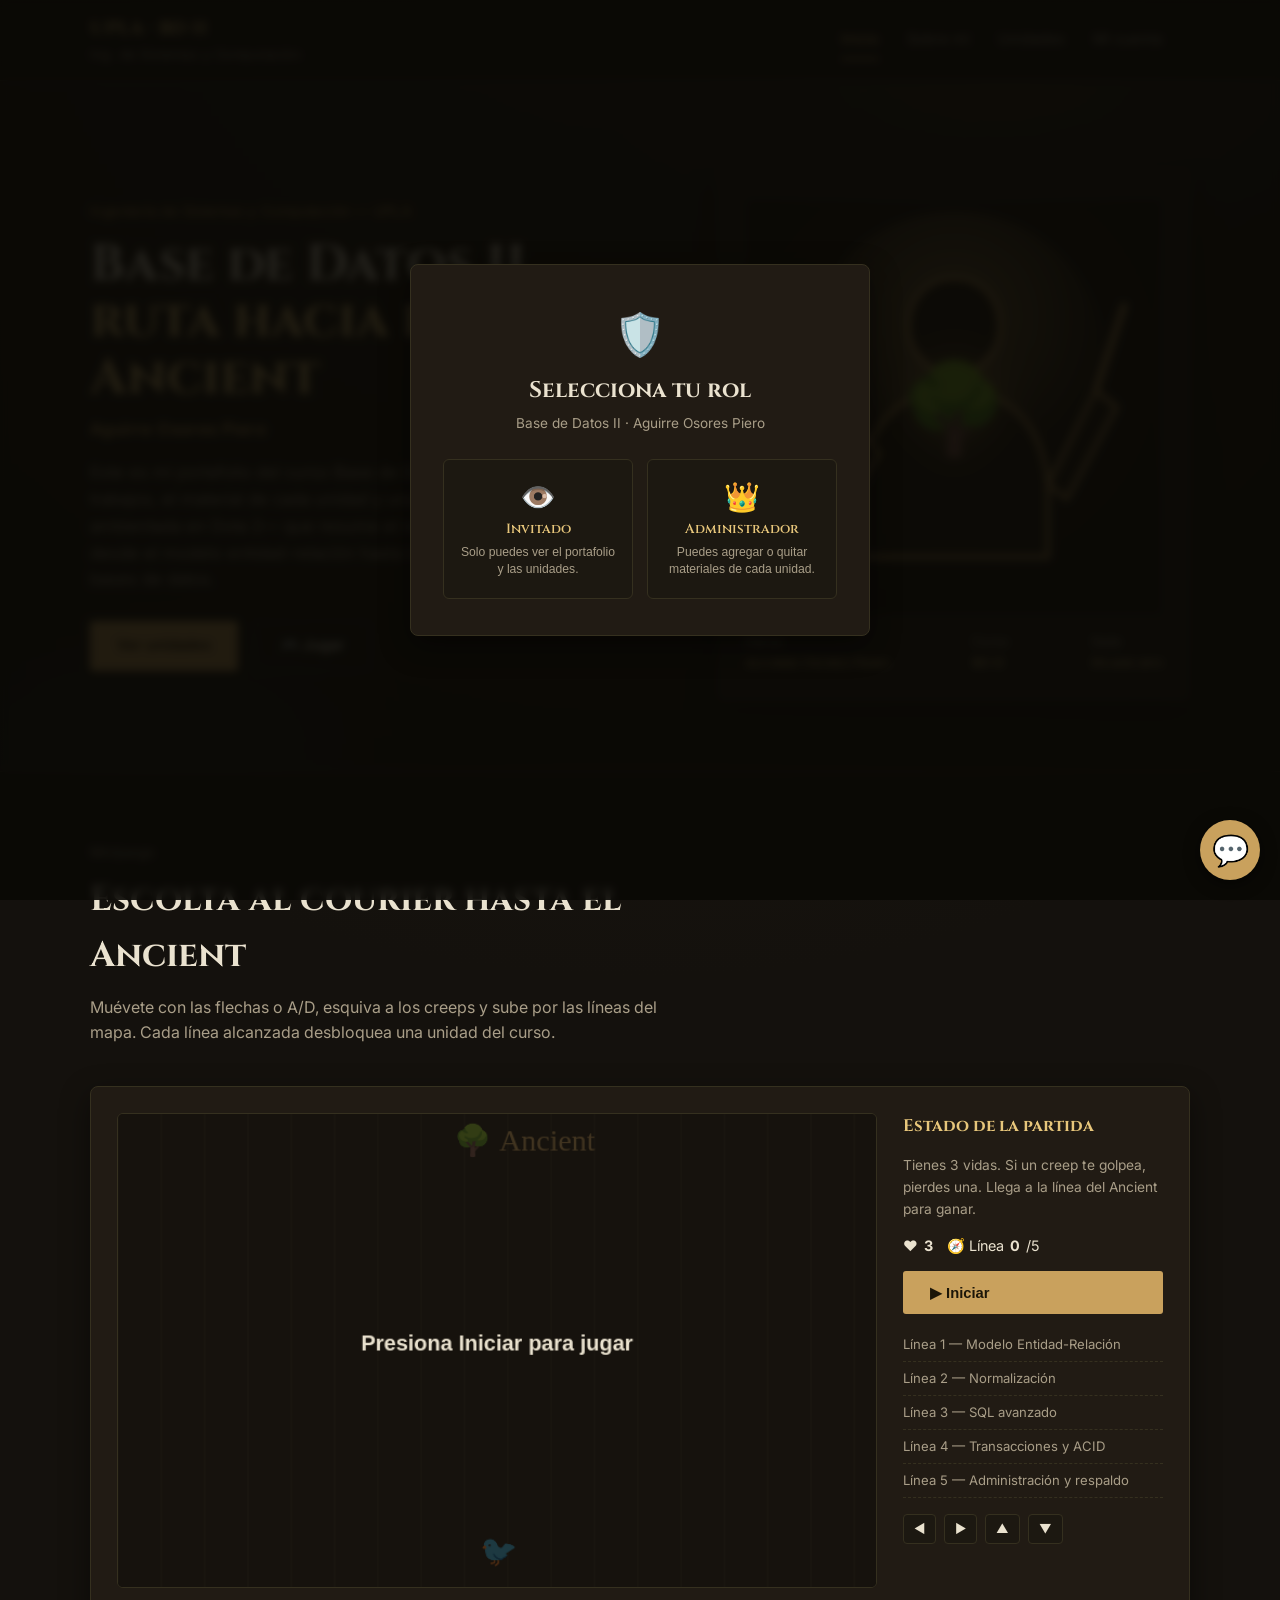
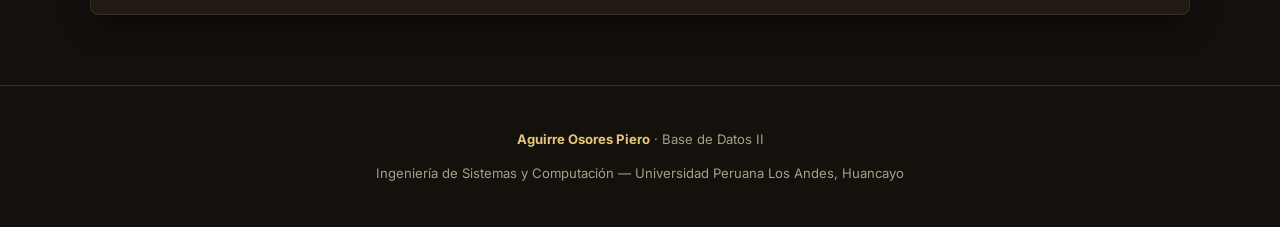
<file: index.html>
<!DOCTYPE html>
<html lang="es">
<head>
<meta charset="UTF-8">
<meta name="viewport" content="width=device-width, initial-scale=1.0">
<title>Base de Datos II · Aguirre Osores Piero</title>
<meta name="description" content="Portafolio del curso Base de Datos II — Ingeniería de Sistemas, tema Dota 2.">
<link rel="icon" href="data:image/svg+xml,<svg xmlns=%22http://www.w3.org/2000/svg%22 viewBox=%220 0 100 100%22><text y=%22.9em%22 font-size=%2290%22>🛡️</text></svg>">
<link rel="stylesheet" href="css/style.css">
</head>
<body>

<nav class="navbar">
  <div class="container nav-inner">
    <a href="index.html" class="brand">UPLA · BD II<span>Ing. de Sistemas y Computación</span></a>
    <div class="nav-links" id="navLinks">
      <a href="index.html" class="active">Inicio</a>
      <a href="sobreMi.html">Sobre mí</a>
      <a href="unidades.html">Unidades</a>
      <a href="login.html">Mi cuenta</a>
      <span class="role-badge" id="roleBadge"></span>
    </div>
    <button class="nav-toggle" id="navToggle" aria-label="Abrir menú">☰</button>
  </div>
</nav>

<header class="hero">
  <div class="container hero-grid">
    <div>
      <p class="eyebrow" data-editable="hero-eyebrow">Ingeniería de Sistemas y Computación — UPLA</p>
      <h1 data-editable="hero-title">Base de Datos II <br><em>ruta hacia el Ancient</em></h1>
      <p class="hero-name" data-editable="hero-name">Aguirre Osores Piero</p>
      <p class="lead" data-editable="hero-lead" data-editable-multiline="true">Este es mi portafolio del curso Base de Datos II: aquí reúno mis trabajos, el material de cada unidad y una campaña jugable —ambientada en Dota 2— que resume el recorrido del curso, desde el modelo entidad-relación hasta la administración de bases de datos.</p>
      <div class="btn-row">
        <a href="unidades.html" class="btn btn-primary">Ver unidades</a>
        <a href="#juego" class="btn btn-ghost">🎮 Jugar</a>
      </div>
    </div>
    <div class="ancient-card">
      <div class="ancient-visual">
        <svg class="hero-silhouette" viewBox="0 0 200 200" xmlns="http://www.w3.org/2000/svg" aria-hidden="true">
          <defs>
            <radialGradient id="heroGlow" cx="50%" cy="34%" r="55%">
              <stop offset="0%" stop-color="#E7C67B" stop-opacity=".5"/>
              <stop offset="100%" stop-color="#E7C67B" stop-opacity="0"/>
            </radialGradient>
          </defs>
          <circle cx="100" cy="78" r="72" fill="url(#heroGlow)"/>
          <g fill="#241d13" stroke="#C9A15D" stroke-width="2" stroke-linejoin="round">
            <path d="M100 38 C87 38 78 48 78 61 C78 72 85 79 92 83 L86 93 C68 99 57 114 55 137 L55 172 L145 172 L145 137 C143 114 132 99 114 93 L108 83 C115 79 122 72 122 61 C122 48 113 38 100 38 Z"/>
            <path d="M55 137 L30 108 L40 96 L64 122 Z"/>
            <path d="M145 137 L168 92 L178 100 L154 144 Z"/>
            <line x1="168" y1="92" x2="182" y2="50" stroke="#C9A15D" stroke-width="3"/>
          </g>
        </svg>
        <span class="glyph">🌳</span>
      </div>
      <div class="ancient-meta">
        <span>Héroe<br><b>Aguirre Osores Piero</b></span>
        <span>Curso<br><b>BD II</b></span>
        <span>Sede<br><b>Huancayo</b></span>
      </div>
    </div>
  </div>
</header>

<section id="juego">
  <div class="container">
    <div class="section-head">
      <p class="eyebrow" data-editable="game-eyebrow">Minijuego</p>
      <h2 data-editable="game-title">Escolta al courier hasta el Ancient</h2>
      <p data-editable="game-desc" data-editable-multiline="true">Muévete con las flechas o A/D, esquiva a los creeps y sube por las líneas del mapa. Cada línea alcanzada desbloquea una unidad del curso.</p>
    </div>

    <div class="game-wrap">
      <canvas id="gameCanvas" width="700" height="440"></canvas>
      <div class="game-side">
        <h3 data-editable="game-side-title">Estado de la partida</h3>
        <p data-editable="game-side-desc" data-editable-multiline="true">Tienes 3 vidas. Si un creep te golpea, pierdes una. Llega a la línea del Ancient para ganar.</p>
        <div class="hud">
          <span>❤️ <b id="lives">3</b></span>
          <span>🧭 Línea <b id="floor">0</b>/5</span>
        </div>
        <button class="btn btn-primary" id="startBtn" style="width:100%;">▶ Iniciar</button>
        <ul id="floorList">
          <li data-floor="1">Línea 1 — Modelo Entidad-Relación</li>
          <li data-floor="2">Línea 2 — Normalización</li>
          <li data-floor="3">Línea 3 — SQL avanzado</li>
          <li data-floor="4">Línea 4 — Transacciones y ACID</li>
          <li data-floor="5">Línea 5 — Administración y respaldo</li>
        </ul>
        <div class="controls-hint">
          <span class="key">◀</span><span class="key">▶</span><span class="key">▲</span><span class="key">▼</span>
        </div>
      </div>
    </div>
  </div>
</section>

<footer>
  <div class="container">
    <p><b>Aguirre Osores Piero</b> · Base de Datos II</p>
    <p>Ingeniería de Sistemas y Computación — Universidad Peruana Los Andes, Huancayo</p>
  </div>
</footer>

<script src="js/auth.js"></script>
<script src="js/script.js"></script>
<script src="js/admin.js"></script>
<script src="js/game.js"></script>
<script src="js/bot.js"></script>
</body>
</html>
</file>
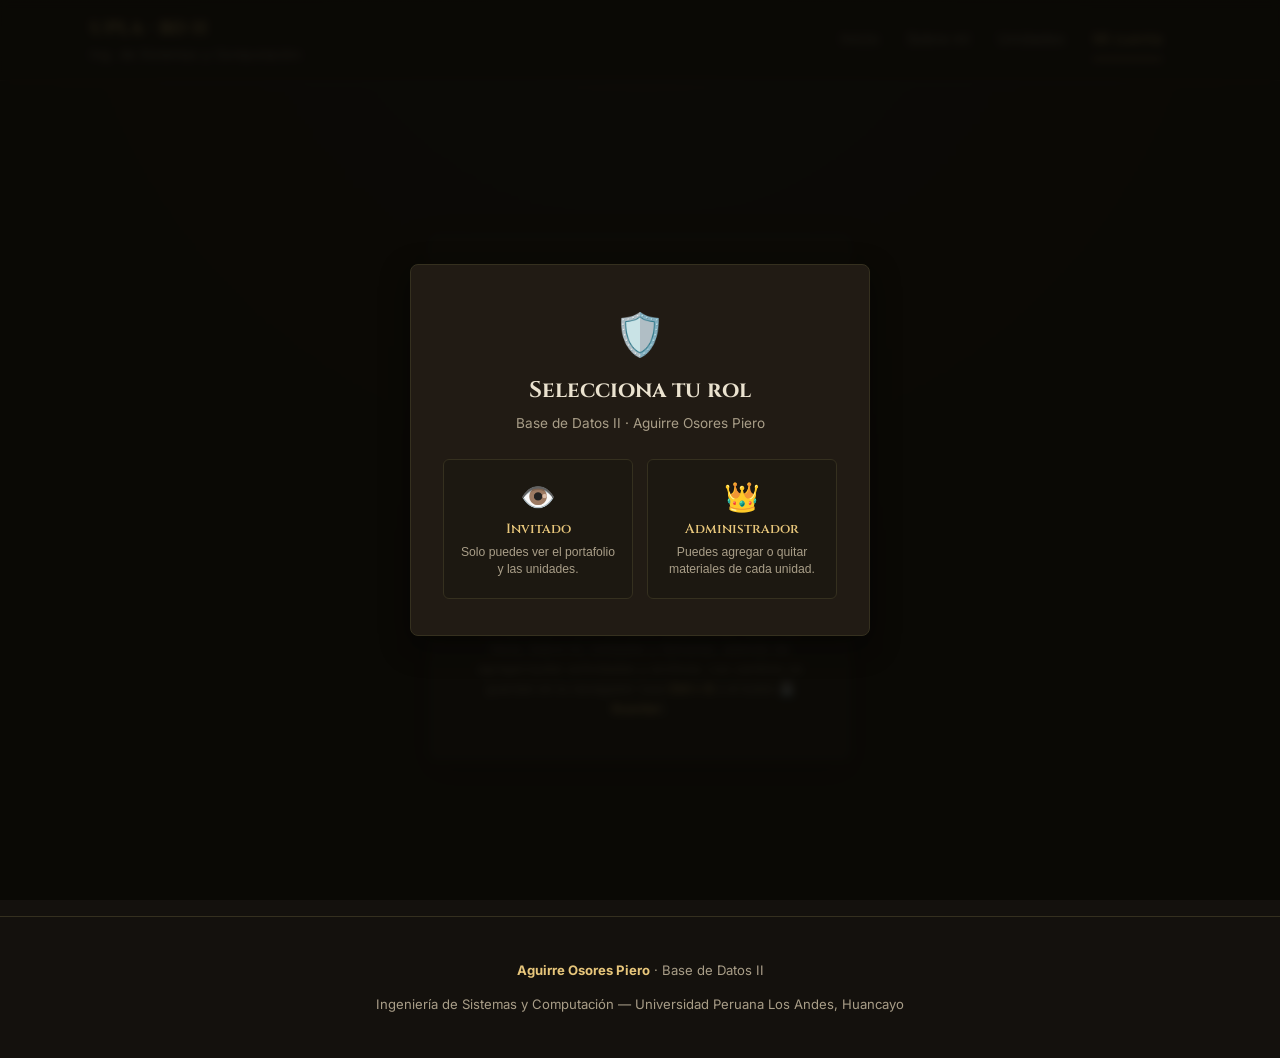
<file: login.html>
<!DOCTYPE html>
<html lang="es">
<head>
<meta charset="UTF-8">
<meta name="viewport" content="width=device-width, initial-scale=1.0">
<title>Mi cuenta · Base de Datos II</title>
<link rel="icon" href="data:image/svg+xml,<svg xmlns=%22http://www.w3.org/2000/svg%22 viewBox=%220 0 100 100%22><text y=%22.9em%22 font-size=%2290%22>🛡️</text></svg>">
<link rel="stylesheet" href="css/style.css">
</head>
<body>

<nav class="navbar">
  <div class="container nav-inner">
    <a href="index.html" class="brand">UPLA · BD II<span>Ing. de Sistemas y Computación</span></a>
    <div class="nav-links" id="navLinks">
      <a href="index.html">Inicio</a>
      <a href="sobreMi.html">Sobre mí</a>
      <a href="unidades.html">Unidades</a>
      <a href="login.html" class="active">Mi cuenta</a>
      <span class="role-badge" id="roleBadge"></span>
    </div>
    <button class="nav-toggle" id="navToggle" aria-label="Abrir menú">☰</button>
  </div>
</nav>

<div class="login-shell">
  <div class="login-card">
    <div class="glyph-lg">🛡️</div>
    <h1>Mi cuenta</h1>
    <p class="sub">Tu rol se elige automáticamente al abrir el sitio.</p>

    <p style="text-align:left; color:var(--cream-dim); font-size:.9rem; margin-bottom:22px;">
      Rol actual: <b id="currentRoleLabel" style="color:var(--gold-bright);">—</b>
    </p>

    <button type="button" class="btn btn-primary" id="switchRoleBtn" style="width:100%;">Cambiar de rol</button>

    <div class="hint-box">
      Acceso <b>Administrador</b> — usuario: <b>piero.aguirre</b> · contraseña: <b>bd2-2026</b><br>
      El modo Admin permite editar <b>toda la web</b>: textos de Inicio, Sobre mí, Unidades y Semanas,
      además de agregar/quitar actividades y archivos. Los cambios se guardan en tu navegador
      (usa <b>Ctrl + S</b> o el botón <b>💾 Guardar</b>).
    </div>
  </div>
</div>

<footer>
  <div class="container">
    <p><b>Aguirre Osores Piero</b> · Base de Datos II</p>
    <p>Ingeniería de Sistemas y Computación — Universidad Peruana Los Andes, Huancayo</p>
  </div>
</footer>

<script src="js/auth.js"></script>
<script src="js/script.js"></script>
<script src="js/admin.js"></script>
<script>
  function paintRole() {
    const role = window.BD2Auth.getRole();
    const label = document.getElementById('currentRoleLabel');
    if (label) label.textContent = role === 'admin' ? '👑 Administrador' : role === 'guest' ? '🛡 Invitado' : '—';
  }
  document.addEventListener('DOMContentLoaded', paintRole);
  document.addEventListener('rolechange', paintRole);

  document.getElementById('switchRoleBtn').addEventListener('click', () => {
    window.BD2Auth.clearRole();
    window.BD2Auth.showGate();
  });
</script>
</body>
</html>
</file>
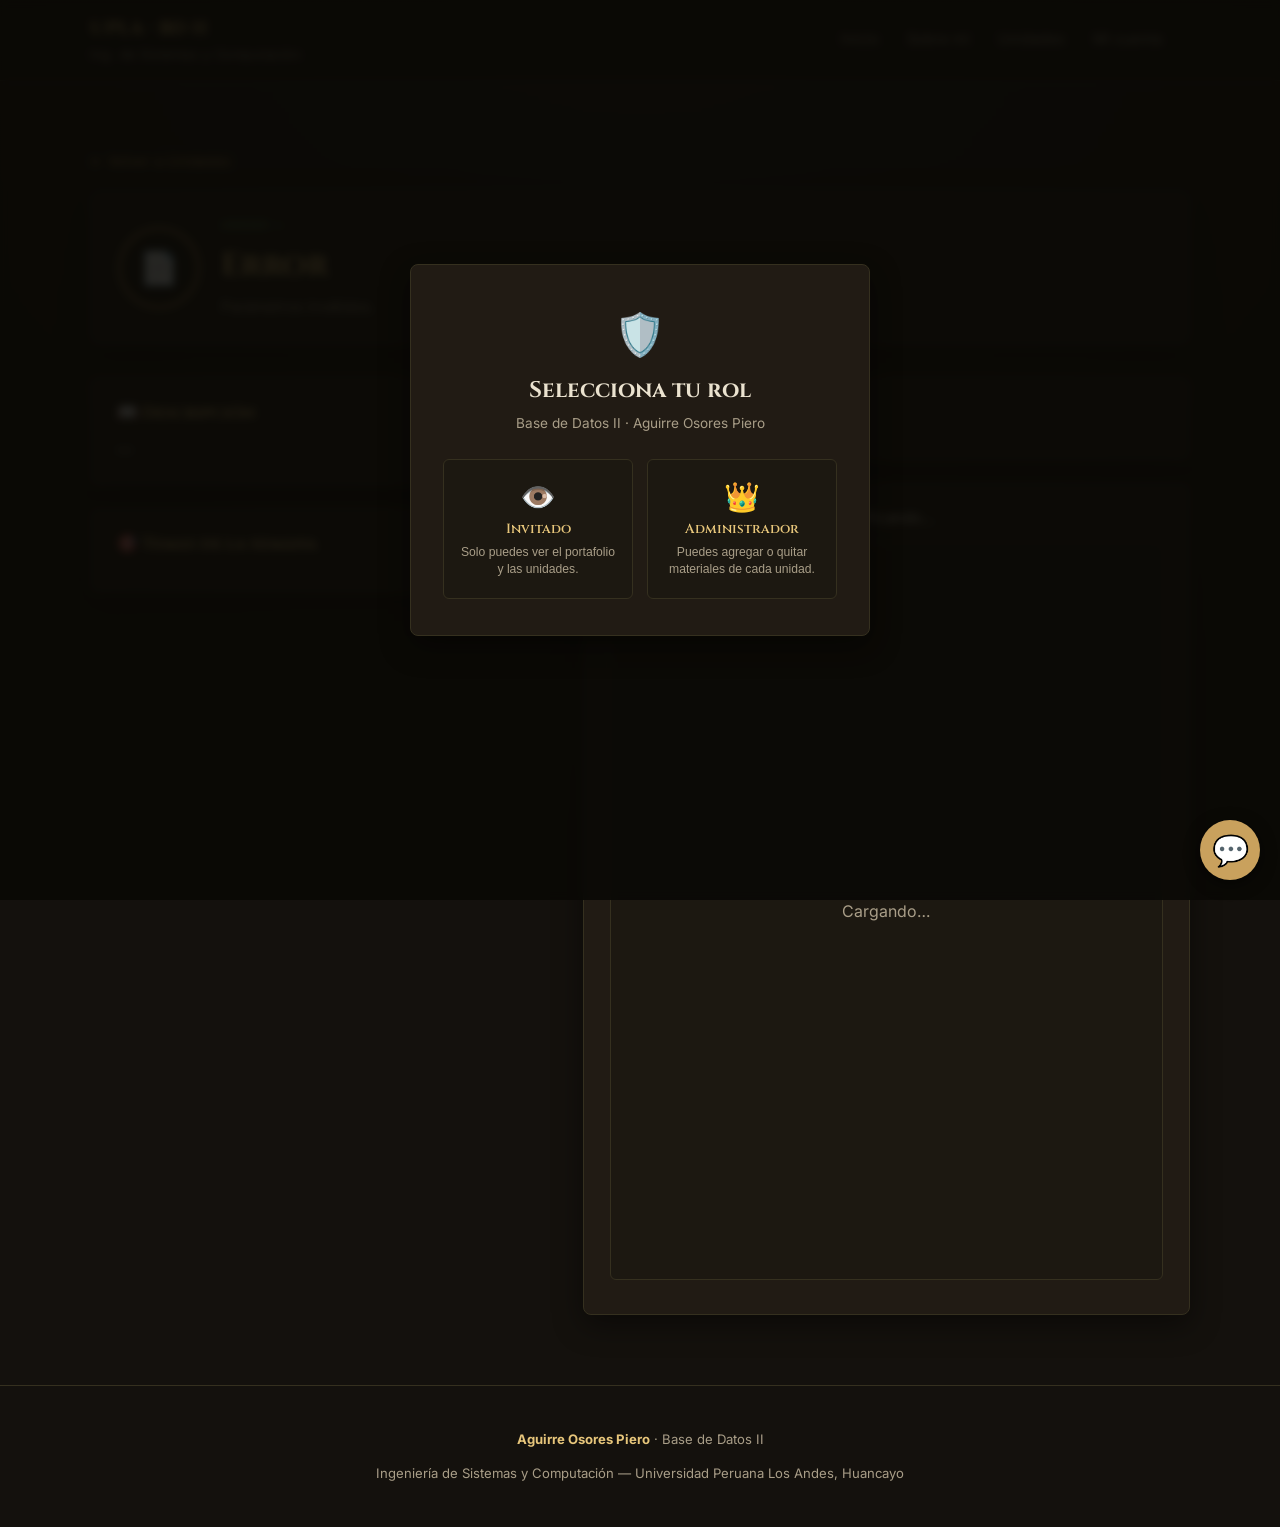
<file: semana.html>
<!DOCTYPE html>
<html lang="es">
<head>
<meta charset="UTF-8">
<meta name="viewport" content="width=device-width, initial-scale=1.0">
<title>Semana · Base de Datos II</title>
<link rel="icon" href="data:image/svg+xml,<svg xmlns=%22http://www.w3.org/2000/svg%22 viewBox=%220 0 100 100%22><text y=%22.9em%22 font-size=%2290%22>🛡️</text></svg>">
<link rel="stylesheet" href="css/style.css">
</head>
<body>

<nav class="navbar">
  <div class="container nav-inner">
    <a href="index.html" class="brand">UPLA · BD II<span>Ing. de Sistemas y Computación</span></a>
    <div class="nav-links" id="navLinks">
      <a href="index.html">Inicio</a>
      <a href="sobreMi.html">Sobre mí</a>
      <a href="unidades.html">Unidades</a>
      <a href="login.html">Mi cuenta</a>
      <span class="role-badge" id="roleBadge"></span>
    </div>
    <button class="nav-toggle" id="navToggle" aria-label="Abrir menú">☰</button>
  </div>
</nav>

<section>
  <div class="container">
    <p class="eyebrow" style="margin-bottom:18px;">
      <a href="unidades.html" style="color:var(--gold);">← Volver a Unidades</a>
    </p>

    <div class="week-header">
      <div class="week-node" id="weekNode">📄</div>
      <div class="week-header-text">
        <span class="unit-tag" id="weekUnitTag">UNIDAD —</span>
        <h1 id="weekTitle">Cargando…</h1>
        <p class="week-subtitle" id="weekSubtitle"></p>
      </div>
    </div>

    <div class="week-grid">
      <div class="week-main">
        <div class="week-card">
          <h2>📖 Descripción</h2>
          <p id="weekDescription">—</p>
        </div>
        <div class="week-card">
          <h2>🎯 Temas de la semana</h2>
          <ul class="week-topics" id="weekTopics"></ul>
        </div>
      </div>

      <aside class="week-side">
        <div class="week-card">
          <h2>📁 Actividades (<span id="activitiesCount">0</span>)</h2>
          <div class="activities-list" id="activitiesList"></div>
        </div>

        <div class="week-card week-pdf-card">
          <h2 id="pdfName" hidden></h2>
          <p id="pdfStatus" class="pdf-status">Verificando…</p>
          <div id="pdfViewer" class="pdf-viewer">
            <div class="pdf-placeholder">Cargando…</div>
          </div>
          <p class="pdf-hint" id="pdfHint"></p>
        </div>
      </aside>
    </div>
  </div>
</section>

<footer>
  <div class="container">
    <p><b>Aguirre Osores Piero</b> · Base de Datos II</p>
    <p>Ingeniería de Sistemas y Computación — Universidad Peruana Los Andes, Huancayo</p>
  </div>
</footer>

<script src="js/auth.js"></script>
<script src="js/script.js"></script>
<script src="js/materiales.js"></script>
<script src="js/admin.js"></script>
<script src="js/semana.js"></script>
<script src="js/bot.js"></script>
</body>
</html>
</file>
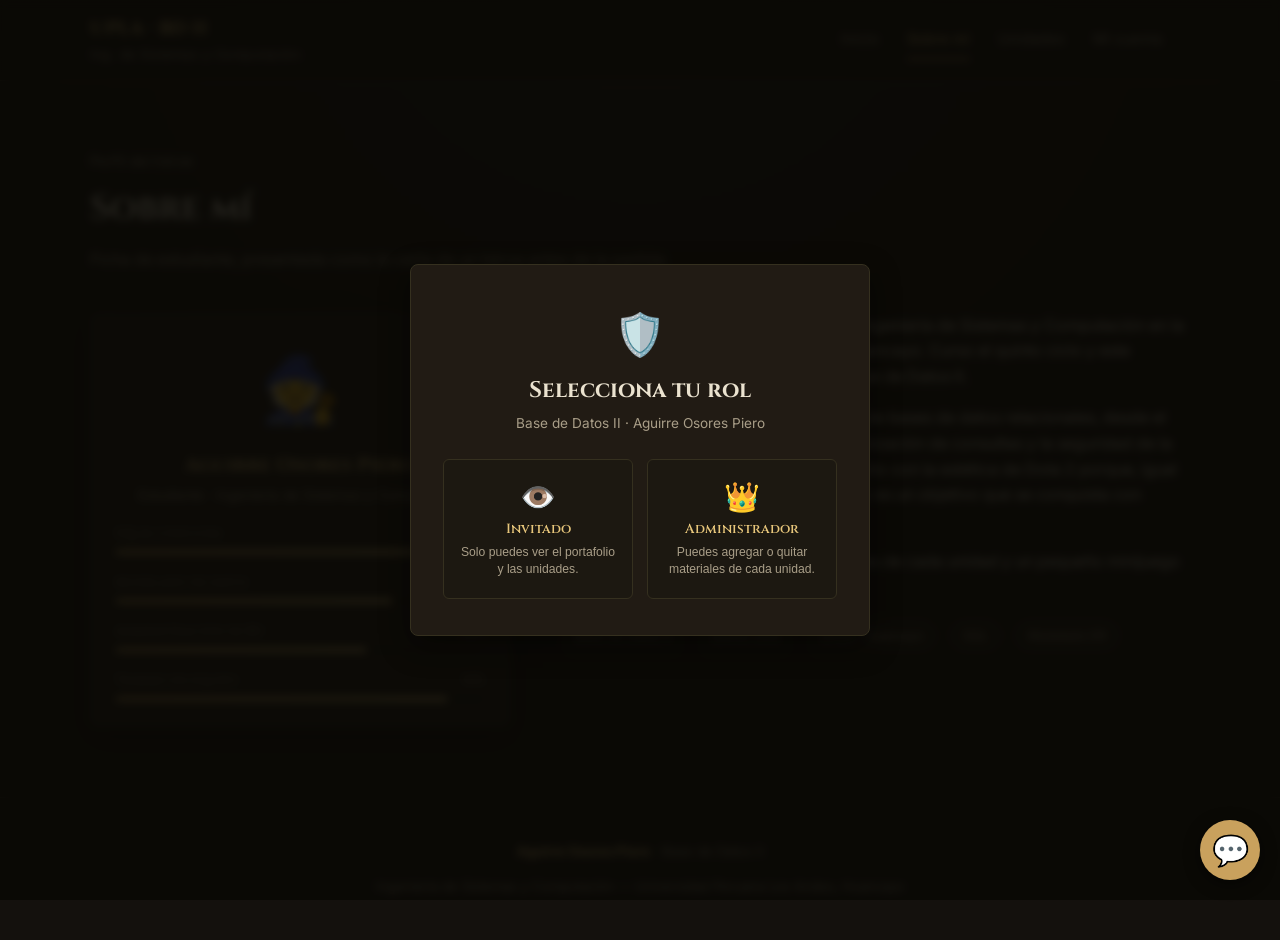
<file: sobreMi.html>
<!DOCTYPE html>
<html lang="es">
<head>
<meta charset="UTF-8">
<meta name="viewport" content="width=device-width, initial-scale=1.0">
<title>Sobre mí · Aguirre Osores Piero</title>
<link rel="icon" href="data:image/svg+xml,<svg xmlns=%22http://www.w3.org/2000/svg%22 viewBox=%220 0 100 100%22><text y=%22.9em%22 font-size=%2290%22>🛡️</text></svg>">
<link rel="stylesheet" href="css/style.css">
</head>
<body>

<nav class="navbar">
  <div class="container nav-inner">
    <a href="index.html" class="brand">UPLA · BD II<span>Ing. de Sistemas y Computación</span></a>
    <div class="nav-links" id="navLinks">
      <a href="index.html">Inicio</a>
      <a href="sobreMi.html" class="active">Sobre mí</a>
      <a href="unidades.html">Unidades</a>
      <a href="login.html">Mi cuenta</a>
      <span class="role-badge" id="roleBadge"></span>
    </div>
    <button class="nav-toggle" id="navToggle" aria-label="Abrir menú">☰</button>
  </div>
</nav>

<section>
  <div class="container">
    <div class="section-head">
      <p class="eyebrow" data-editable="about-eyebrow">Perfil del héroe</p>
      <h2 data-editable="about-title">Sobre mí</h2>
      <p data-editable="about-sub" data-editable-multiline="true">Ficha de estudiante, presentada como la carta de un héroe antes de la partida.</p>
    </div>

    <div class="about-grid">
      <div class="portrait">
        <div class="glyph-lg">🧙</div>
        <h3 data-editable="portrait-name">Aguirre Osores Piero</h3>
        <p class="role" data-editable="portrait-role">Estudiante · Ingeniería de Sistemas y Computación</p>

        <div class="stat">
          <div class="stat-label"><span>SQL &amp; consultas</span><span>82%</span></div>
          <div class="stat-bar"><i style="width:82%"></i></div>
        </div>
        <div class="stat">
          <div class="stat-label"><span>Modelado de datos</span><span>75%</span></div>
          <div class="stat-bar"><i style="width:75%"></i></div>
        </div>
        <div class="stat">
          <div class="stat-label"><span>Administración de BD</span><span>68%</span></div>
          <div class="stat-bar"><i style="width:68%"></i></div>
        </div>
        <div class="stat">
          <div class="stat-label"><span>Trabajo en equipo</span><span>90%</span></div>
          <div class="stat-bar"><i style="width:90%"></i></div>
        </div>
      </div>

      <div class="bio">
        <p data-editable="bio-1" data-editable-multiline="true">Soy Piero Aguirre Osores, estudiante de Ingeniería de Sistemas y Computación en la Universidad Peruana Los Andes, sede Huancayo. Curso el quinto ciclo y este espacio reúne mi trabajo del curso de Base de Datos II.</p>
        <p data-editable="bio-2" data-editable-multiline="true">Me interesa el diseño y la administración de bases de datos relacionales, desde el modelado entidad-relación hasta la optimización de consultas y la seguridad de la información. Elegí ambientar este portafolio con la estética de Dota 2 porque, igual que en una partida, cada unidad del curso es un objetivo que se conquista con estrategia y práctica.</p>
        <p data-editable="bio-3" data-editable-multiline="true">Este sitio reúne mi progreso, los materiales de cada unidad y un pequeño minijuego que resume el recorrido del curso.</p>

        <div class="badge-row">
          <span class="badge" data-editable="badge-1">Base de Datos II</span>
          <span class="badge" data-editable="badge-2">Quinto ciclo</span>
          <span class="badge" data-editable="badge-3">UPLA · Huancayo</span>
          <span class="badge" data-editable="badge-4">SQL</span>
          <span class="badge" data-editable="badge-5">Modelado ER</span>
        </div>
      </div>
    </div>
  </div>
</section>

<footer>
  <div class="container">
    <p><b>Aguirre Osores Piero</b> · Base de Datos II</p>
    <p>Ingeniería de Sistemas y Computación — Universidad Peruana Los Andes, Huancayo</p>
  </div>
</footer>

<script src="js/auth.js"></script>
<script src="js/script.js"></script>
<script src="js/admin.js"></script>
<script src="js/bot.js"></script>
</body>
</html>
</file>
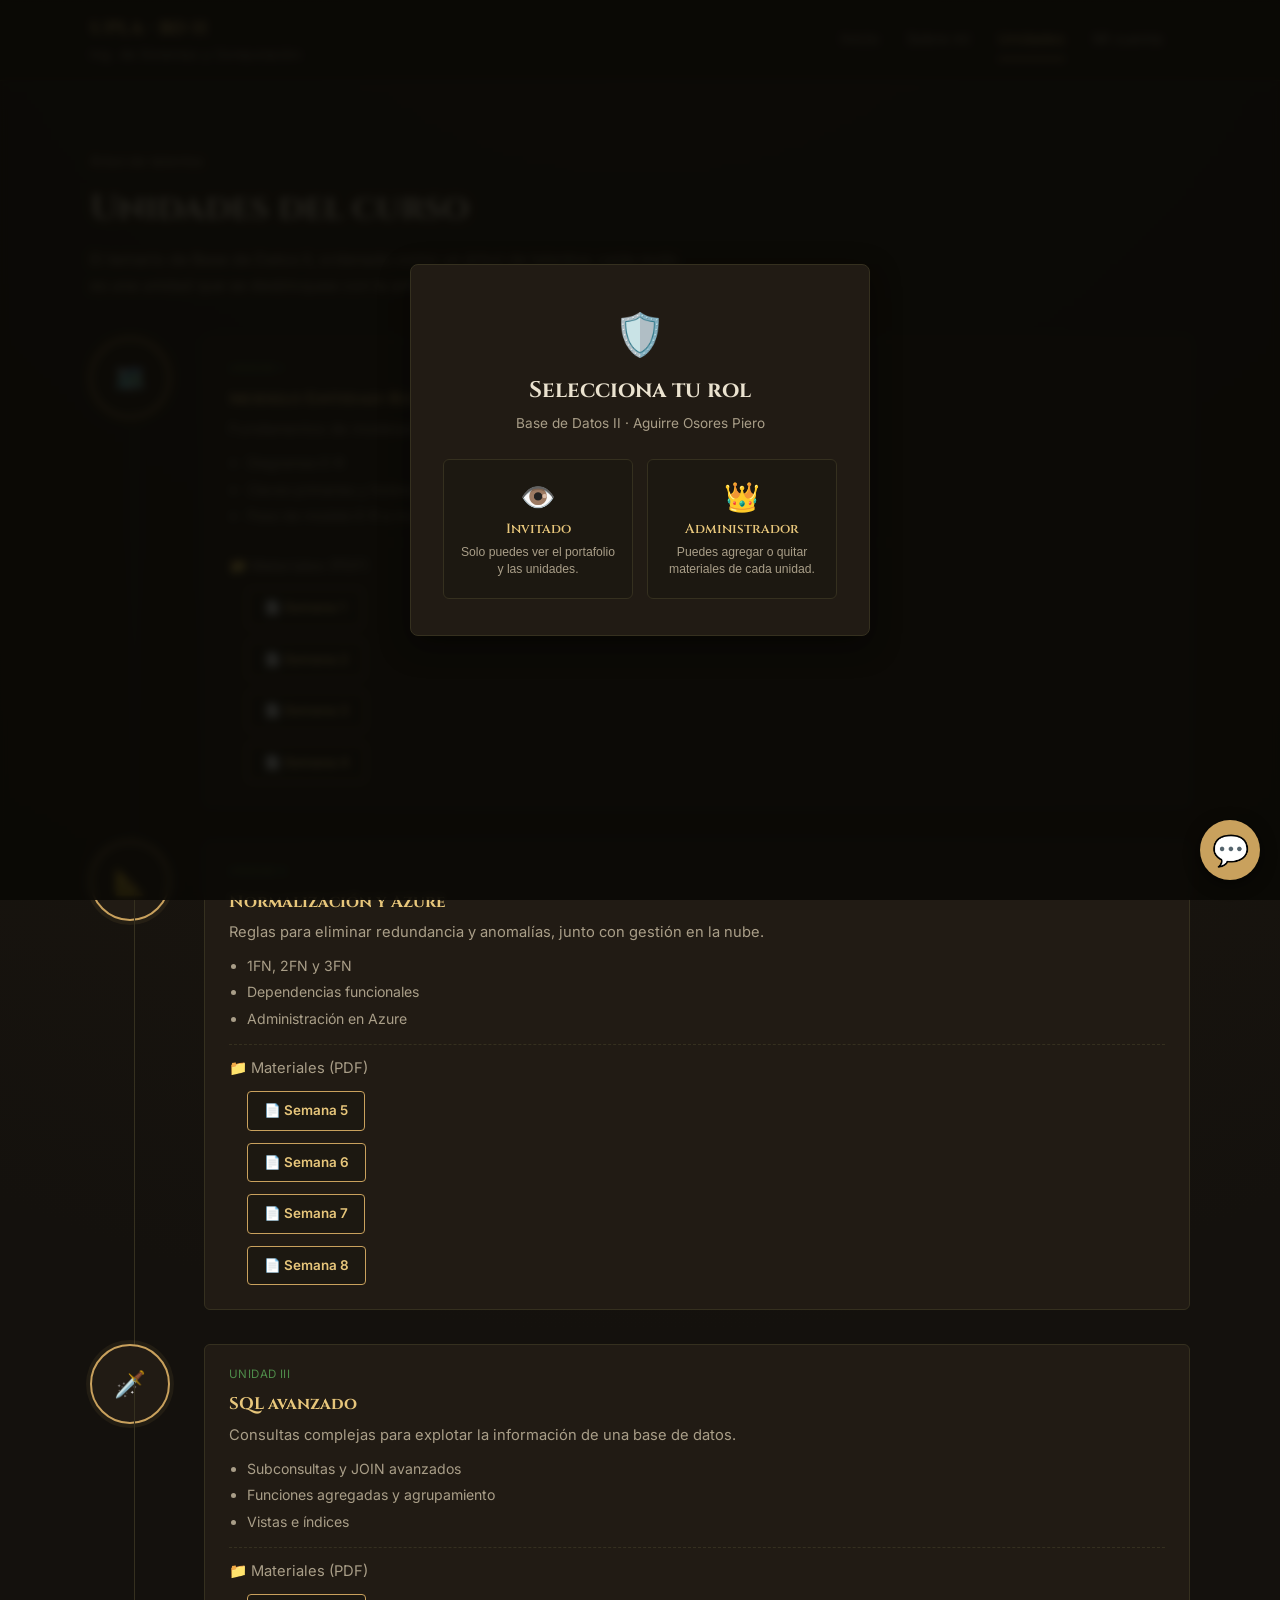
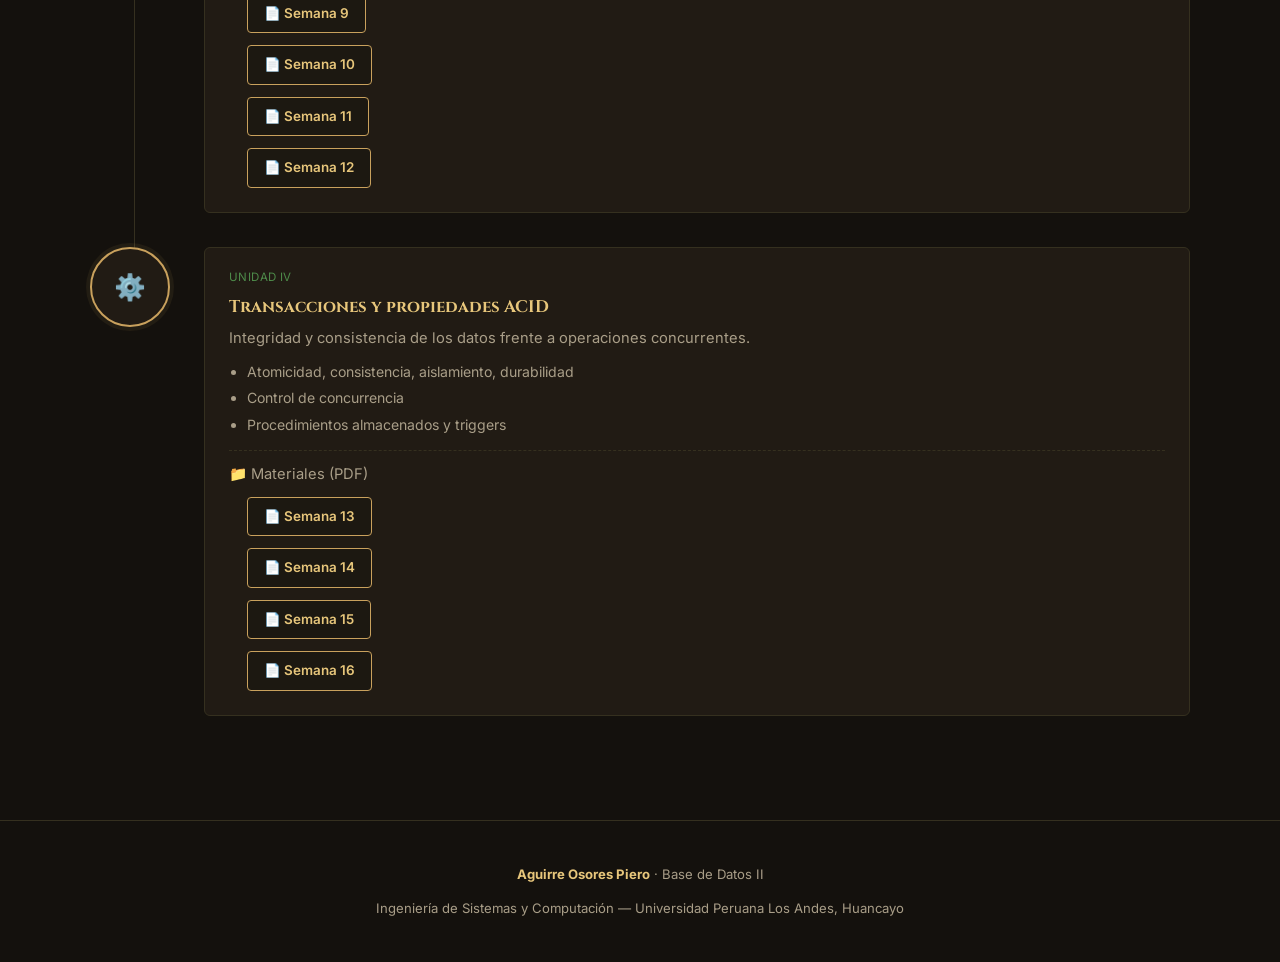
<file: unidades.html>
<!DOCTYPE html>
<html lang="es">
<head>
<meta charset="UTF-8">
<meta name="viewport" content="width=device-width, initial-scale=1.0">
<title>Unidades · Base de Datos II</title>
<link rel="icon" href="data:image/svg+xml,<svg xmlns=%22http://www.w3.org/2000/svg%22 viewBox=%220 0 100 100%22><text y=%22.9em%22 font-size=%2290%22>🛡️</text></svg>">
<link rel="stylesheet" href="css/style.css">
</head>
<body>

<nav class="navbar">
  <div class="container nav-inner">
    <a href="index.html" class="brand">UPLA · BD II<span>Ing. de Sistemas y Computación</span></a>
    <div class="nav-links" id="navLinks">
      <a href="index.html">Inicio</a>
      <a href="sobreMi.html">Sobre mí</a>
      <a href="unidades.html" class="active">Unidades</a>
      <a href="login.html">Mi cuenta</a>
      <span class="role-badge" id="roleBadge"></span>
    </div>
    <button class="nav-toggle" id="navToggle" aria-label="Abrir menú">☰</button>
  </div>
</nav>

<section>
  <div class="container">
    <div class="section-head">
      <p class="eyebrow" data-editable="units-eyebrow">Árbol de talentos</p>
      <h2 data-editable="units-title">Unidades del curso</h2>
      <p data-editable="units-sub" data-editable-multiline="true">El temario de Base de Datos II, ordenado como un árbol de talentos: cada nodo es una unidad que se desbloquea con la anterior.</p>
    </div>

    <div class="talent-tree">
      <div class="talent-row">
        <div class="talent-node">🗺️</div>
        <div class="talent-card">
          <span class="unit-tag">UNIDAD I</span>
          <h3 data-editable="u1-title">Modelo Entidad-Relación</h3>
          <p data-editable="u1-desc" data-editable-multiline="true">Fundamentos de modelado de datos: entidades, atributos, relaciones y cardinalidad.</p>
          <ul>
            <li>Diagramas E-R</li>
            <li>Claves primarias y foráneas</li>
            <li>Paso de modelo E-R a modelo relacional</li>
          </ul>
          <div class="materials-block">
            <p class="materials-title">📁 Materiales (PDF)</p>
            <ul class="materials-list" data-unit="1"></ul>
          </div>
        </div>
      </div>

      <div class="talent-row">
        <div class="talent-node">📐</div>
        <div class="talent-card">
          <span class="unit-tag">UNIDAD II</span>
          <h3 data-editable="u2-title">Normalización y Azure</h3>
          <p data-editable="u2-desc" data-editable-multiline="true">Reglas para eliminar redundancia y anomalías, junto con gestión en la nube.</p>
          <ul>
            <li>1FN, 2FN y 3FN</li>
            <li>Dependencias funcionales</li>
            <li>Administración en Azure</li>
          </ul>
          <div class="materials-block">
            <p class="materials-title">📁 Materiales (PDF)</p>
            <ul class="materials-list" data-unit="2"></ul>
          </div>
        </div>
      </div>

      <div class="talent-row">
        <div class="talent-node">🗡️</div>
        <div class="talent-card">
          <span class="unit-tag">UNIDAD III</span>
          <h3 data-editable="u3-title">SQL avanzado</h3>
          <p data-editable="u3-desc" data-editable-multiline="true">Consultas complejas para explotar la información de una base de datos.</p>
          <ul>
            <li>Subconsultas y JOIN avanzados</li>
            <li>Funciones agregadas y agrupamiento</li>
            <li>Vistas e índices</li>
          </ul>
          <div class="materials-block">
            <p class="materials-title">📁 Materiales (PDF)</p>
            <ul class="materials-list" data-unit="3"></ul>
          </div>
        </div>
      </div>

      <div class="talent-row">
        <div class="talent-node">⚙️</div>
        <div class="talent-card">
          <span class="unit-tag">UNIDAD IV</span>
          <h3 data-editable="u4-title">Transacciones y propiedades ACID</h3>
          <p data-editable="u4-desc" data-editable-multiline="true">Integridad y consistencia de los datos frente a operaciones concurrentes.</p>
          <ul>
            <li>Atomicidad, consistencia, aislamiento, durabilidad</li>
            <li>Control de concurrencia</li>
            <li>Procedimientos almacenados y triggers</li>
          </ul>
          <div class="materials-block">
            <p class="materials-title">📁 Materiales (PDF)</p>
            <ul class="materials-list" data-unit="4"></ul>
          </div>
        </div>
      </div>
    </div>
  </div>
</section>

<footer>
  <div class="container">
    <p><b>Aguirre Osores Piero</b> · Base de Datos II</p>
    <p>Ingeniería de Sistemas y Computación — Universidad Peruana Los Andes, Huancayo</p>
  </div>
</footer>

<script src="js/auth.js"></script>
<script src="js/script.js"></script>
<script src="js/admin.js"></script>
<script src="js/materiales.js"></script>
<script src="js/unidades.js"></script>
<script src="js/bot.js"></script>
</body>
</html>
</file>
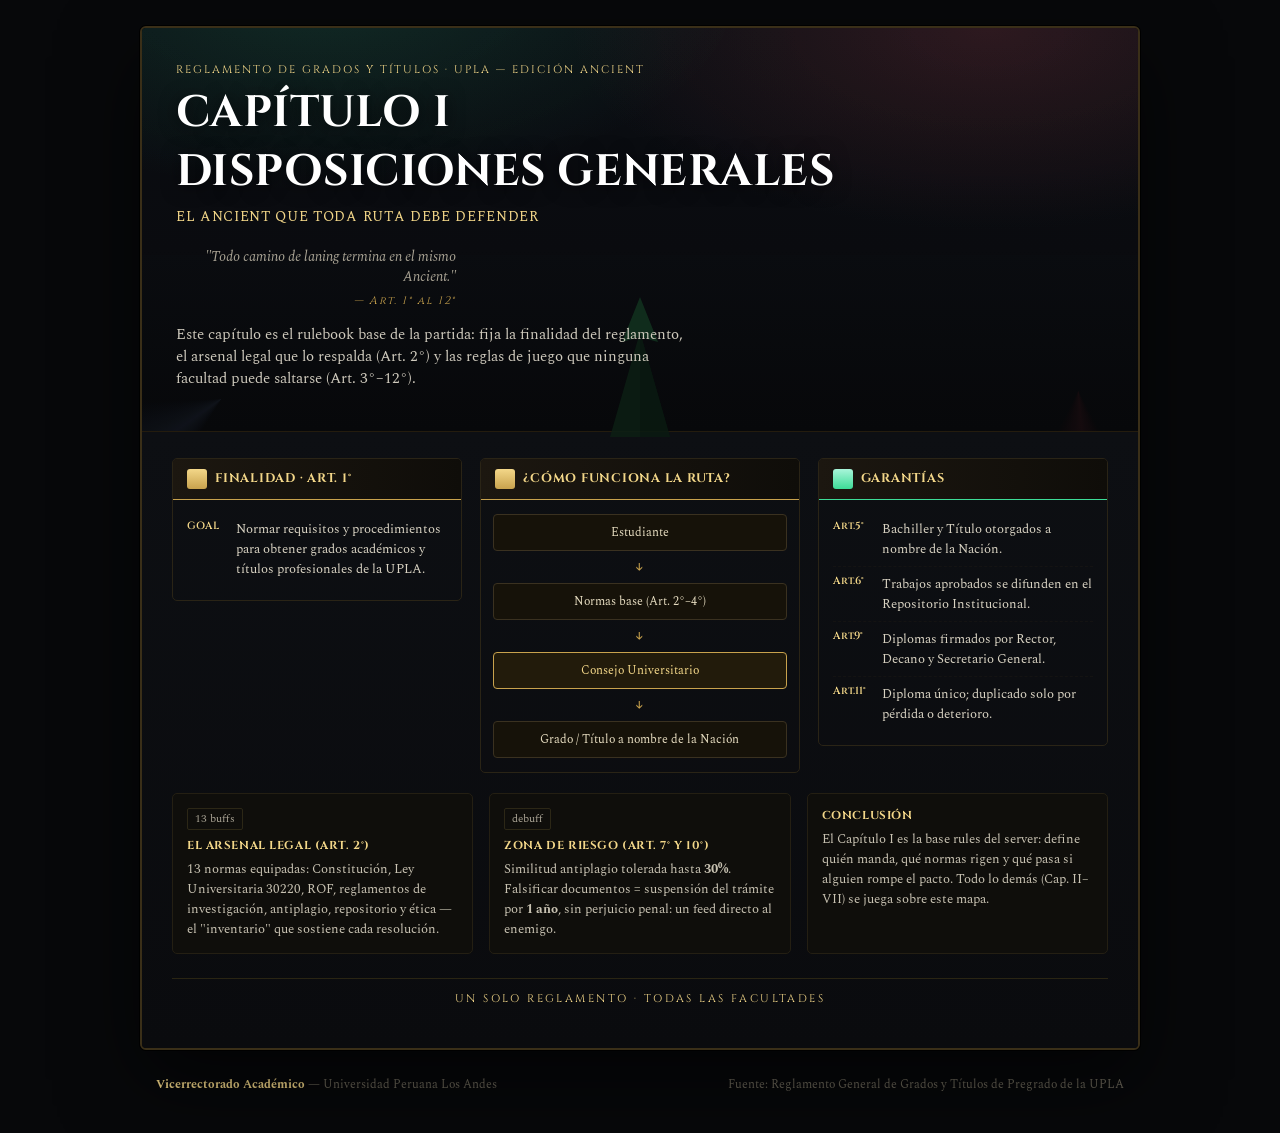
<file: assets/html/cap1_disposiciones_generales.html>
<!DOCTYPE html>
<html lang="es">
<head>
<meta charset="UTF-8">
<meta name="viewport" content="width=device-width, initial-scale=1, viewport-fit=cover">
<title>Capítulo I — Disposiciones Generales (Dota 2)</title>
<link rel="preconnect" href="https://fonts.googleapis.com">
<link href="https://fonts.googleapis.com/css2?family=Cinzel:wght@600;700;900&family=Spectral:wght@400;500;600&display=swap" rel="stylesheet">
<style>
:root{
  --gold:#c8a24d; --gold-br:#f3d789; --ink:#eee7d6; --dim:#a9a394;
  --radiant:#3ddc97; --dire:#e6535f;
  padding-top:env(safe-area-inset-top,0px); padding-bottom:env(safe-area-inset-bottom,0px);
}
*{box-sizing:border-box;}
body{margin:0;background:#07080a;font-family:'Spectral',serif;color:var(--ink);}
h1,h2,h3,.eyebrow{font-family:'Cinzel',serif;}

.poster{
  position:relative; max-width:1000px; margin:26px auto; border:2px solid #3a2f18;
  border-radius:6px; overflow:hidden; box-shadow:0 0 0 1px #000, 0 30px 80px rgba(0,0,0,.6);
}
.backdrop{
  position:relative; padding:34px 34px 26px;
  background:
    radial-gradient(700px 340px at 18% -10%, rgba(61,220,151,.14), transparent 60%),
    radial-gradient(700px 340px at 85% 0%, rgba(230,83,95,.16), transparent 60%),
    linear-gradient(180deg,#0b0f14 0%, #0a0c10 55%, #07080a 100%);
  border-bottom:1px solid #241c0e;
}
.silhouette{
  position:absolute; inset:0; pointer-events:none; opacity:.9;
  background:
    linear-gradient(180deg, transparent 55%, #05060700 100%),
    conic-gradient(from 210deg at 8% 92%, #05070900 0deg, #10141c 25deg, #05070900 60deg),
    conic-gradient(from 150deg at 94% 90%, #05070900 0deg, #170c0f 25deg, #05070900 60deg);
}
.ancient{
  position:absolute; left:50%; bottom:-6px; transform:translateX(-50%);
  width:120px; height:150px; opacity:.85;
}
.ancient svg{width:100%;height:100%;}

.eyebrow{font-size:11px;letter-spacing:.18em;color:var(--gold-br);text-transform:uppercase;position:relative;z-index:1;}
.title-row{display:flex;justify-content:space-between;align-items:flex-end;gap:20px;flex-wrap:wrap;position:relative;z-index:1;margin-top:4px;}
.title-row h1{font-size:clamp(28px,4.4vw,44px);margin:2px 0 6px;color:#fff;letter-spacing:.01em;text-shadow:0 2px 18px rgba(0,0,0,.7);}
.title-row .sub{font-size:13.5px;color:var(--gold-br);letter-spacing:.05em;}
.quote{max-width:280px;text-align:right;font-style:italic;font-size:13.5px;color:var(--dim);}
.quote .rune{color:var(--gold);font-family:'Cinzel',serif;font-size:11px;letter-spacing:.15em;display:block;margin-top:6px;}
.lede{position:relative;z-index:1;max-width:64ch;margin-top:16px;font-size:14.5px;color:#cfcabd;}

.body{padding:26px 30px 30px;background:linear-gradient(180deg,#0d0f13,#0a0b0e);}
.cols3{display:grid;grid-template-columns:1fr 1.1fr 1fr;gap:18px;align-items:start;}
@media(max-width:820px){.cols3{grid-template-columns:1fr;}}

.panel{border:1px solid #2a2416;background:#12140f22;border-radius:5px;overflow:hidden;}
.panel-head{
  display:flex;align-items:center;gap:8px;padding:10px 14px;
  background:linear-gradient(90deg,#1c1710,#0f0d09);
  border-bottom:1px solid var(--gold);
}
.panel-head .ic{width:20px;height:20px;flex:none;border-radius:3px;background:linear-gradient(180deg,var(--gold-br),var(--gold));}
.panel-head h3{margin:0;font-size:12.5px;letter-spacing:.06em;color:var(--gold-br);text-transform:uppercase;}
.panel.dire .panel-head{border-bottom-color:var(--dire);}
.panel.dire .panel-head .ic{background:linear-gradient(180deg,#ff9aa2,var(--dire));}
.panel.radiant .panel-head{border-bottom-color:var(--radiant);}
.panel.radiant .panel-head .ic{background:linear-gradient(180deg,#a9f5da,var(--radiant));}
.panel-body{padding:12px 14px 14px;}
.item{display:flex;gap:9px;padding:7px 0;border-bottom:1px dashed #24201555;font-size:12.8px;color:#d8d2c2;}
.item:last-child{border-bottom:none;}
.item b{color:var(--gold-br);font-family:'Cinzel',serif;font-weight:600;font-size:10.5px;flex:none;width:40px;}

.flow{padding:14px 12px;display:flex;flex-direction:column;align-items:center;gap:6px;}
.node{width:100%;text-align:center;font-size:12px;padding:8px 10px;border:1px solid #3a3120;border-radius:4px;background:#161209;color:#e6dcc0;}
.node.hi{border-color:var(--gold);color:var(--gold-br);background:#221b0b;}
.dn{color:var(--gold);font-size:13px;}

.row3{display:grid;grid-template-columns:repeat(3,1fr);gap:16px;margin-top:20px;}
@media(max-width:820px){.row3{grid-template-columns:1fr;}}
.mini{border:1px solid #241f13;border-radius:5px;padding:14px;background:#0f0e0b;}
.mini h4{margin:0 0 6px;font-size:11.5px;letter-spacing:.05em;color:var(--gold-br);text-transform:uppercase;font-family:'Cinzel',serif;}
.mini p{margin:0;font-size:13px;color:#c8c2b2;}
.mini .icons{display:flex;gap:8px;margin-bottom:8px;}
.mini .icons span{font-size:10.5px;color:var(--dim);border:1px solid #2c2716;padding:2px 7px;border-radius:2px;}

.tagline{
  margin-top:24px;text-align:center;padding:12px;border-top:1px solid #2a2513;
  font-family:'Cinzel',serif;font-size:11px;letter-spacing:.22em;color:var(--gold-br);text-transform:uppercase;
}

footer{max-width:1000px;margin:0 auto 40px;padding:0 16px;color:#6b6659;font-size:11.5px;display:flex;justify-content:space-between;flex-wrap:wrap;gap:6px;}
</style>
</head>
<body>

<div class="poster">
  <div class="backdrop">
    <div class="silhouette"></div>
    <div class="ancient">
      <svg viewBox="0 0 120 150"><polygon points="60,10 78,55 60,50 42,55" fill="#12321f"/><polygon points="60,45 90,150 30,150" fill="#0c1f14"/><polygon points="60,45 90,150 60,150" fill="#0a1a11"/></svg>
    </div>
    <div class="eyebrow">Reglamento de Grados y Títulos · UPLA — Edición Ancient</div>
    <div class="title-row">
      <div>
        <h1>CAPÍTULO I<br>DISPOSICIONES GENERALES</h1>
        <div class="sub">EL ANCIENT QUE TODA RUTA DEBE DEFENDER</div>
      </div>
      <div class="quote">"Todo camino de laning termina en el mismo Ancient."<span class="rune">— Art. 1° al 12°</span></div>
    </div>
    <p class="lede">Este capítulo es el rulebook base de la partida: fija la finalidad del reglamento, el arsenal legal que lo respalda (Art. 2°) y las reglas de juego que ninguna facultad puede saltarse (Art. 3°–12°).</p>
  </div>

  <div class="body">
    <div class="cols3">
      <div class="panel">
        <div class="panel-head"><div class="ic"></div><h3>Finalidad · Art. 1°</h3></div>
        <div class="panel-body">
          <div class="item"><b>GOAL</b><span>Normar requisitos y procedimientos para obtener grados académicos y títulos profesionales de la UPLA.</span></div>
        </div>
      </div>

      <div class="panel">
        <div class="panel-head"><div class="ic"></div><h3>¿Cómo funciona la ruta?</h3></div>
        <div class="flow">
          <div class="node">Estudiante</div><div class="dn">↓</div>
          <div class="node">Normas base (Art. 2°–4°)</div><div class="dn">↓</div>
          <div class="node hi">Consejo Universitario</div><div class="dn">↓</div>
          <div class="node">Grado / Título a nombre de la Nación</div>
        </div>
      </div>

      <div class="panel radiant">
        <div class="panel-head"><div class="ic"></div><h3>Garantías</h3></div>
        <div class="panel-body">
          <div class="item"><b>Art.5°</b><span>Bachiller y Título otorgados a nombre de la Nación.</span></div>
          <div class="item"><b>Art.6°</b><span>Trabajos aprobados se difunden en el Repositorio Institucional.</span></div>
          <div class="item"><b>Art.9°</b><span>Diplomas firmados por Rector, Decano y Secretario General.</span></div>
          <div class="item"><b>Art.11°</b><span>Diploma único; duplicado solo por pérdida o deterioro.</span></div>
        </div>
      </div>
    </div>

    <div class="row3">
      <div class="mini">
        <div class="icons"><span>13 buffs</span></div>
        <h4>El arsenal legal (Art. 2°)</h4>
        <p>13 normas equipadas: Constitución, Ley Universitaria 30220, ROF, reglamentos de investigación, antiplagio, repositorio y ética — el "inventario" que sostiene cada resolución.</p>
      </div>
      <div class="mini dire">
        <div class="icons"><span>debuff</span></div>
        <h4>Zona de riesgo (Art. 7° y 10°)</h4>
        <p>Similitud antiplagio tolerada hasta <b>30%</b>. Falsificar documentos = suspensión del trámite por <b>1 año</b>, sin perjuicio penal: un feed directo al enemigo.</p>
      </div>
      <div class="mini">
        <h4>Conclusión</h4>
        <p>El Capítulo I es la base rules del server: define quién manda, qué normas rigen y qué pasa si alguien rompe el pacto. Todo lo demás (Cap. II–VII) se juega sobre este mapa.</p>
      </div>
    </div>

    <div class="tagline">Un solo reglamento · Todas las facultades</div>
  </div>
</div>

<footer>
  <span><b style="color:var(--gold-br)">Vicerrectorado Académico</b> — Universidad Peruana Los Andes</span>
  <span>Fuente: Reglamento General de Grados y Títulos de Pregrado de la UPLA</span>
</footer>

</body>
</html>
</file>
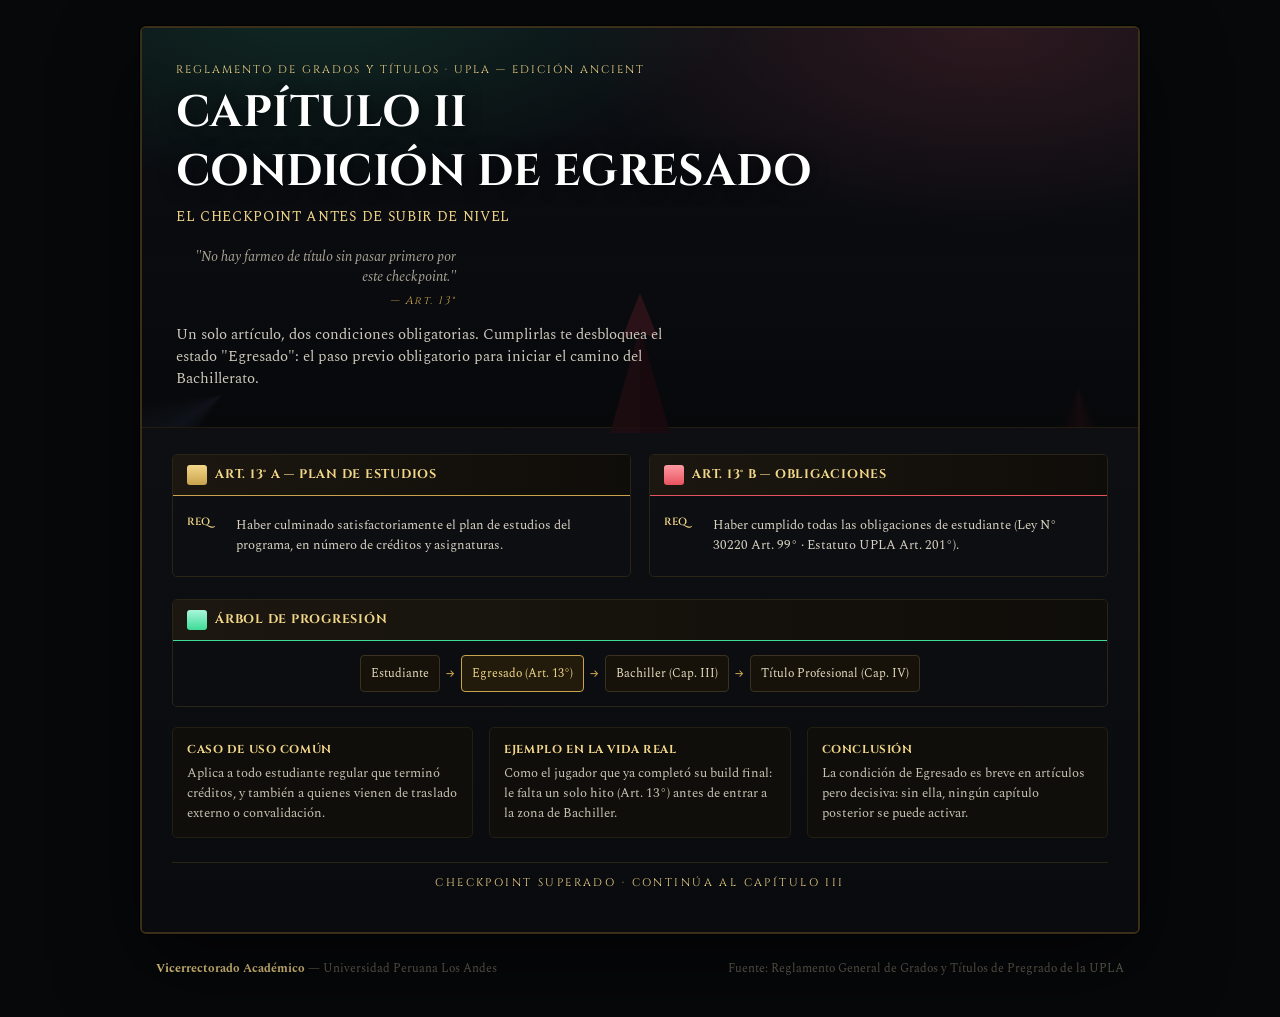
<file: assets/html/cap2_condicion_de_egresado.html>
<!DOCTYPE html>
<html lang="es">
<head>
<meta charset="UTF-8">
<meta name="viewport" content="width=device-width, initial-scale=1, viewport-fit=cover">
<title>Capítulo II — Condición de Egresado (Dota 2)</title>
<link rel="preconnect" href="https://fonts.googleapis.com">
<link href="https://fonts.googleapis.com/css2?family=Cinzel:wght@600;700;900&family=Spectral:wght@400;500;600&display=swap" rel="stylesheet">
<style>
:root{
  --gold:#c8a24d; --gold-br:#f3d789; --ink:#eee7d6; --dim:#a9a394;
  --radiant:#3ddc97; --dire:#e6535f;
  padding-top:env(safe-area-inset-top,0px); padding-bottom:env(safe-area-inset-bottom,0px);
}
*{box-sizing:border-box;}
body{margin:0;background:#07080a;font-family:'Spectral',serif;color:var(--ink);}
h1,h2,h3,.eyebrow{font-family:'Cinzel',serif;}

.poster{
  position:relative; max-width:1000px; margin:26px auto; border:2px solid #3a2f18;
  border-radius:6px; overflow:hidden; box-shadow:0 0 0 1px #000, 0 30px 80px rgba(0,0,0,.6);
}
.backdrop{
  position:relative; padding:34px 34px 22px;
  background:
    radial-gradient(700px 340px at 18% -10%, rgba(61,220,151,.14), transparent 60%),
    radial-gradient(700px 340px at 85% 0%, rgba(230,83,95,.16), transparent 60%),
    linear-gradient(180deg,#0b0f14 0%, #0a0c10 55%, #07080a 100%);
  border-bottom:1px solid #241c0e;
}
.silhouette{
  position:absolute; inset:0; pointer-events:none; opacity:.9;
  background:
    linear-gradient(180deg, transparent 55%, #05060700 100%),
    conic-gradient(from 210deg at 8% 92%, #05070900 0deg, #10141c 25deg, #05070900 60deg),
    conic-gradient(from 150deg at 94% 90%, #05070900 0deg, #170c0f 25deg, #05070900 60deg);
}
.ancient{
  position:absolute; left:50%; bottom:-6px; transform:translateX(-50%);
  width:120px; height:150px; opacity:.85;
}
.ancient svg{width:100%;height:100%;}

.eyebrow{font-size:11px;letter-spacing:.18em;color:var(--gold-br);text-transform:uppercase;position:relative;z-index:1;}
.title-row{display:flex;justify-content:space-between;align-items:flex-end;gap:20px;flex-wrap:wrap;position:relative;z-index:1;margin-top:4px;}
.title-row h1{font-size:clamp(28px,4.4vw,44px);margin:2px 0 6px;color:#fff;letter-spacing:.01em;text-shadow:0 2px 18px rgba(0,0,0,.7);}
.title-row .sub{font-size:13.5px;color:var(--gold-br);letter-spacing:.05em;}
.quote{max-width:280px;text-align:right;font-style:italic;font-size:13.5px;color:var(--dim);}
.quote .rune{color:var(--gold);font-family:'Cinzel',serif;font-size:11px;letter-spacing:.15em;display:block;margin-top:6px;}
.lede{position:relative;z-index:1;max-width:64ch;margin-top:16px;font-size:14.5px;color:#cfcabd;}

.body{padding:26px 30px 30px;background:linear-gradient(180deg,#0d0f13,#0a0b0e);}
.cols3{display:grid;grid-template-columns:1fr 1fr;gap:18px;align-items:start;}
@media(max-width:820px){.cols3{grid-template-columns:1fr;}}

.panel{border:1px solid #2a2416;background:#12140f22;border-radius:5px;overflow:hidden;}
.panel-head{
  display:flex;align-items:center;gap:8px;padding:10px 14px;
  background:linear-gradient(90deg,#1c1710,#0f0d09);
  border-bottom:1px solid var(--gold);
}
.panel-head .ic{width:20px;height:20px;flex:none;border-radius:3px;background:linear-gradient(180deg,var(--gold-br),var(--gold));}
.panel-head h3{margin:0;font-size:12.5px;letter-spacing:.06em;color:var(--gold-br);text-transform:uppercase;}
.panel.dire .panel-head{border-bottom-color:var(--dire);}
.panel.dire .panel-head .ic{background:linear-gradient(180deg,#ff9aa2,var(--dire));}
.panel.radiant .panel-head{border-bottom-color:var(--radiant);}
.panel.radiant .panel-head .ic{background:linear-gradient(180deg,#a9f5da,var(--radiant));}
.panel-body{padding:12px 14px 14px;}
.item{display:flex;gap:9px;padding:7px 0;border-bottom:1px dashed #24201555;font-size:12.8px;color:#d8d2c2;}
.item:last-child{border-bottom:none;}
.item b{color:var(--gold-br);font-family:'Cinzel',serif;font-weight:600;font-size:10.5px;flex:none;width:40px;}

.flow{padding:14px 12px;display:flex;flex-direction:row;flex-wrap:wrap;justify-content:center;align-items:center;gap:6px;}
.node{text-align:center;font-size:12px;padding:8px 10px;border:1px solid #3a3120;border-radius:4px;background:#161209;color:#e6dcc0;}
.node.hi{border-color:var(--gold);color:var(--gold-br);background:#221b0b;}
.dn{color:var(--gold);font-size:13px;}

.row3{display:grid;grid-template-columns:repeat(3,1fr);gap:16px;margin-top:20px;}
@media(max-width:820px){.row3{grid-template-columns:1fr;}}
.mini{border:1px solid #241f13;border-radius:5px;padding:14px;background:#0f0e0b;}
.mini h4{margin:0 0 6px;font-size:11.5px;letter-spacing:.05em;color:var(--gold-br);text-transform:uppercase;font-family:'Cinzel',serif;}
.mini p{margin:0;font-size:13px;color:#c8c2b2;}

.tagline{
  margin-top:24px;text-align:center;padding:12px;border-top:1px solid #2a2513;
  font-family:'Cinzel',serif;font-size:11px;letter-spacing:.22em;color:var(--gold-br);text-transform:uppercase;
}

footer{max-width:1000px;margin:0 auto 40px;padding:0 16px;color:#6b6659;font-size:11.5px;display:flex;justify-content:space-between;flex-wrap:wrap;gap:6px;}
</style>
</head>
<body>

<div class="poster">
  <div class="backdrop">
    <div class="silhouette"></div>
    <div class="ancient">
      <svg viewBox="0 0 120 150"><polygon points="60,10 78,55 60,50 42,55" fill="#32131a"/><polygon points="60,45 90,150 30,150" fill="#1f0d12"/><polygon points="60,45 90,150 60,150" fill="#1a0a0f"/></svg>
    </div>
    <div class="eyebrow">Reglamento de Grados y Títulos · UPLA — Edición Ancient</div>
    <div class="title-row">
      <div>
        <h1>CAPÍTULO II<br>CONDICIÓN DE EGRESADO</h1>
        <div class="sub">EL CHECKPOINT ANTES DE SUBIR DE NIVEL</div>
      </div>
      <div class="quote">"No hay farmeo de título sin pasar primero por este checkpoint."<span class="rune">— Art. 13°</span></div>
    </div>
    <p class="lede">Un solo artículo, dos condiciones obligatorias. Cumplirlas te desbloquea el estado "Egresado": el paso previo obligatorio para iniciar el camino del Bachillerato.</p>
  </div>

  <div class="body">
    <div class="cols3">
      <div class="panel">
        <div class="panel-head"><div class="ic"></div><h3>Art. 13° a — Plan de estudios</h3></div>
        <div class="panel-body">
          <div class="item"><b>REQ</b><span>Haber culminado satisfactoriamente el plan de estudios del programa, en número de créditos y asignaturas.</span></div>
        </div>
      </div>
      <div class="panel dire">
        <div class="panel-head"><div class="ic"></div><h3>Art. 13° b — Obligaciones</h3></div>
        <div class="panel-body">
          <div class="item"><b>REQ</b><span>Haber cumplido todas las obligaciones de estudiante (Ley N° 30220 Art. 99° · Estatuto UPLA Art. 201°).</span></div>
        </div>
      </div>
    </div>

    <div class="row3" style="grid-template-columns:1fr;margin-top:22px;">
      <div class="panel radiant">
        <div class="panel-head"><div class="ic"></div><h3>Árbol de progresión</h3></div>
        <div class="flow">
          <div class="node">Estudiante</div><div class="dn">→</div>
          <div class="node hi">Egresado (Art. 13°)</div><div class="dn">→</div>
          <div class="node">Bachiller (Cap. III)</div><div class="dn">→</div>
          <div class="node">Título Profesional (Cap. IV)</div>
        </div>
      </div>
    </div>

    <div class="row3">
      <div class="mini">
        <h4>Caso de uso común</h4>
        <p>Aplica a todo estudiante regular que terminó créditos, y también a quienes vienen de traslado externo o convalidación.</p>
      </div>
      <div class="mini">
        <h4>Ejemplo en la vida real</h4>
        <p>Como el jugador que ya completó su build final: le falta un solo hito (Art. 13°) antes de entrar a la zona de Bachiller.</p>
      </div>
      <div class="mini">
        <h4>Conclusión</h4>
        <p>La condición de Egresado es breve en artículos pero decisiva: sin ella, ningún capítulo posterior se puede activar.</p>
      </div>
    </div>

    <div class="tagline">Checkpoint superado · Continúa al Capítulo III</div>
  </div>
</div>

<footer>
  <span><b style="color:var(--gold-br)">Vicerrectorado Académico</b> — Universidad Peruana Los Andes</span>
  <span>Fuente: Reglamento General de Grados y Títulos de Pregrado de la UPLA</span>
</footer>

</body>
</html>
</file>
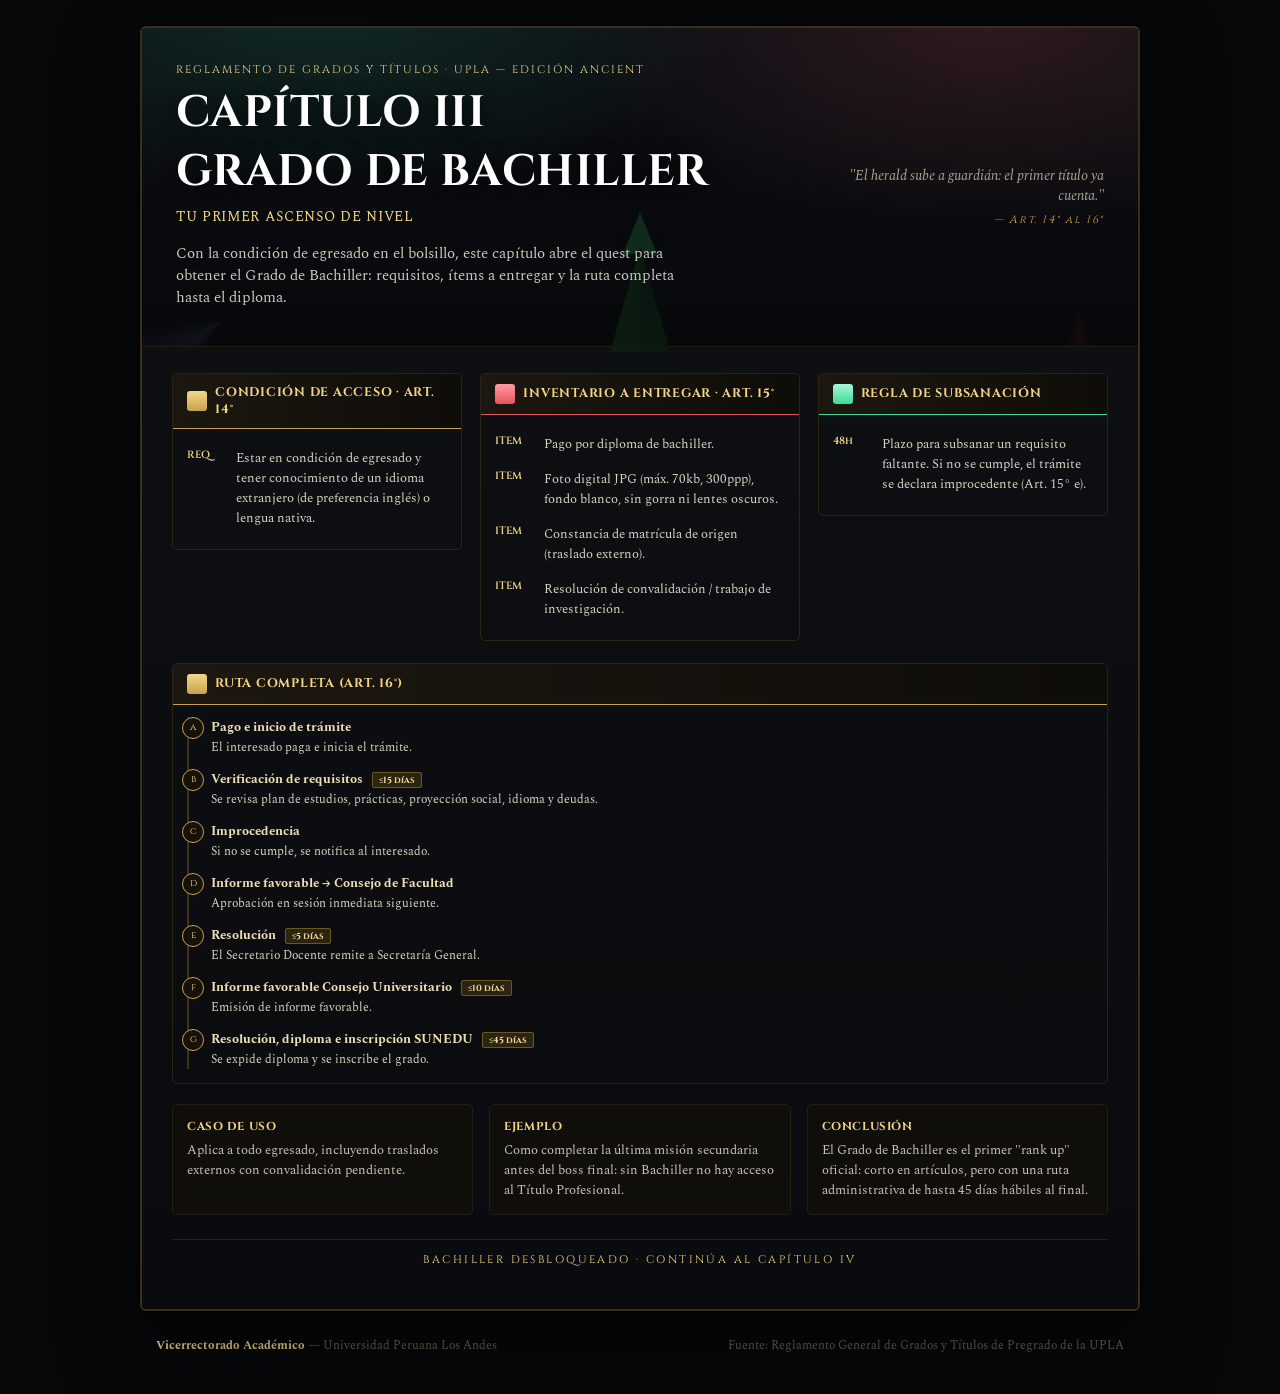
<file: assets/html/cap3_grado_de_bachiller.html>
<!DOCTYPE html>
<html lang="es">
<head>
<meta charset="UTF-8">
<meta name="viewport" content="width=device-width, initial-scale=1, viewport-fit=cover">
<title>Capítulo III — Grado de Bachiller (Dota 2)</title>
<link rel="preconnect" href="https://fonts.googleapis.com">
<link href="https://fonts.googleapis.com/css2?family=Cinzel:wght@600;700;900&family=Spectral:wght@400;500;600&display=swap" rel="stylesheet">
<style>
:root{--gold:#c8a24d;--gold-br:#f3d789;--ink:#eee7d6;--dim:#a9a394;--radiant:#3ddc97;--dire:#e6535f;
padding-top:env(safe-area-inset-top,0px);padding-bottom:env(safe-area-inset-bottom,0px);}
*{box-sizing:border-box;}
body{margin:0;background:#07080a;font-family:'Spectral',serif;color:var(--ink);}
h1,h2,h3,.eyebrow{font-family:'Cinzel',serif;}
.poster{position:relative;max-width:1000px;margin:26px auto;border:2px solid #3a2f18;border-radius:6px;overflow:hidden;box-shadow:0 0 0 1px #000,0 30px 80px rgba(0,0,0,.6);}
.backdrop{position:relative;padding:34px 34px 22px;background:radial-gradient(700px 340px at 18% -10%,rgba(61,220,151,.14),transparent 60%),radial-gradient(700px 340px at 85% 0%,rgba(230,83,95,.16),transparent 60%),linear-gradient(180deg,#0b0f14 0%,#0a0c10 55%,#07080a 100%);border-bottom:1px solid #241c0e;}
.silhouette{position:absolute;inset:0;pointer-events:none;opacity:.9;background:linear-gradient(180deg,transparent 55%,#05060700 100%),conic-gradient(from 210deg at 8% 92%,#05070900 0deg,#10141c 25deg,#05070900 60deg),conic-gradient(from 150deg at 94% 90%,#05070900 0deg,#170c0f 25deg,#05070900 60deg);}
.ancient{position:absolute;left:50%;bottom:-6px;transform:translateX(-50%);width:120px;height:150px;opacity:.85;}
.ancient svg{width:100%;height:100%;}
.eyebrow{font-size:11px;letter-spacing:.18em;color:var(--gold-br);text-transform:uppercase;position:relative;z-index:1;}
.title-row{display:flex;justify-content:space-between;align-items:flex-end;gap:20px;flex-wrap:wrap;position:relative;z-index:1;margin-top:4px;}
.title-row h1{font-size:clamp(28px,4.4vw,44px);margin:2px 0 6px;color:#fff;letter-spacing:.01em;text-shadow:0 2px 18px rgba(0,0,0,.7);}
.title-row .sub{font-size:13.5px;color:var(--gold-br);letter-spacing:.05em;}
.quote{max-width:280px;text-align:right;font-style:italic;font-size:13.5px;color:var(--dim);}
.quote .rune{color:var(--gold);font-family:'Cinzel',serif;font-size:11px;letter-spacing:.15em;display:block;margin-top:6px;}
.lede{position:relative;z-index:1;max-width:64ch;margin-top:16px;font-size:14.5px;color:#cfcabd;}
.body{padding:26px 30px 30px;background:linear-gradient(180deg,#0d0f13,#0a0b0e);}
.cols3{display:grid;grid-template-columns:1fr 1.1fr 1fr;gap:18px;align-items:start;}
@media(max-width:820px){.cols3{grid-template-columns:1fr;}}
.panel{border:1px solid #2a2416;background:#12140f22;border-radius:5px;overflow:hidden;}
.panel-head{display:flex;align-items:center;gap:8px;padding:10px 14px;background:linear-gradient(90deg,#1c1710,#0f0d09);border-bottom:1px solid var(--gold);}
.panel-head .ic{width:20px;height:20px;flex:none;border-radius:3px;background:linear-gradient(180deg,var(--gold-br),var(--gold));}
.panel-head h3{margin:0;font-size:12.5px;letter-spacing:.06em;color:var(--gold-br);text-transform:uppercase;}
.panel.dire .panel-head{border-bottom-color:var(--dire);}
.panel.dire .panel-head .ic{background:linear-gradient(180deg,#ff9aa2,var(--dire));}
.panel.radiant .panel-head{border-bottom-color:var(--radiant);}
.panel.radiant .panel-head .ic{background:linear-gradient(180deg,#a9f5da,var(--radiant));}
.panel-body{padding:12px 14px 14px;}
.item{display:flex;gap:9px;padding:7px 0;border-bottom:1px dashed #24201555;font-size:12.8px;color:#d8d2c2;}
.item:last-child{border-bottom:none;}
.item b{color:var(--gold-br);font-family:'Cinzel',serif;font-weight:600;font-size:10.5px;flex:none;width:40px;}
.quest{list-style:none;margin:0;padding:0 0 0 4px;border-left:2px solid #3a3120;}
.quest li{position:relative;padding:0 0 12px 18px;font-size:12.3px;color:#d8d2c2;}
.quest li:last-child{padding-bottom:0;}
.quest li::before{content:attr(data-i);position:absolute;left:-11px;top:0;width:20px;height:20px;border-radius:50%;background:#161209;border:1px solid var(--gold);color:var(--gold-br);font-family:'Cinzel',serif;font-size:9.5px;display:flex;align-items:center;justify-content:center;}
.quest b{display:block;color:#ecdfb8;font-size:13px;margin-bottom:1px;}
.timer{display:inline-block;margin-left:6px;font-family:'Cinzel',serif;font-size:9px;color:#f0d999;background:#2a2410;border:1px solid #6b5726;padding:1px 6px;border-radius:2px;}
.row3{display:grid;grid-template-columns:repeat(3,1fr);gap:16px;margin-top:20px;}
@media(max-width:820px){.row3{grid-template-columns:1fr;}}
.mini{border:1px solid #241f13;border-radius:5px;padding:14px;background:#0f0e0b;}
.mini h4{margin:0 0 6px;font-size:11.5px;letter-spacing:.05em;color:var(--gold-br);text-transform:uppercase;font-family:'Cinzel',serif;}
.mini p{margin:0;font-size:13px;color:#c8c2b2;}
.tagline{margin-top:24px;text-align:center;padding:12px;border-top:1px solid #2a2513;font-family:'Cinzel',serif;font-size:11px;letter-spacing:.22em;color:var(--gold-br);text-transform:uppercase;}
footer{max-width:1000px;margin:0 auto 40px;padding:0 16px;color:#6b6659;font-size:11.5px;display:flex;justify-content:space-between;flex-wrap:wrap;gap:6px;}
</style>
</head>
<body>
<div class="poster">
  <div class="backdrop">
    <div class="silhouette"></div>
    <div class="ancient"><svg viewBox="0 0 120 150"><polygon points="60,10 78,55 60,50 42,55" fill="#12321f"/><polygon points="60,45 90,150 30,150" fill="#0c1f14"/><polygon points="60,45 90,150 60,150" fill="#0a1a11"/></svg></div>
    <div class="eyebrow">Reglamento de Grados y Títulos · UPLA — Edición Ancient</div>
    <div class="title-row">
      <div><h1>CAPÍTULO III<br>GRADO DE BACHILLER</h1><div class="sub">TU PRIMER ASCENSO DE NIVEL</div></div>
      <div class="quote">"El herald sube a guardián: el primer título ya cuenta."<span class="rune">— Art. 14° al 16°</span></div>
    </div>
    <p class="lede">Con la condición de egresado en el bolsillo, este capítulo abre el quest para obtener el Grado de Bachiller: requisitos, ítems a entregar y la ruta completa hasta el diploma.</p>
  </div>
  <div class="body">
    <div class="cols3">
      <div class="panel">
        <div class="panel-head"><div class="ic"></div><h3>Condición de acceso · Art. 14°</h3></div>
        <div class="panel-body">
          <div class="item"><b>REQ</b><span>Estar en condición de egresado y tener conocimiento de un idioma extranjero (de preferencia inglés) o lengua nativa.</span></div>
        </div>
      </div>
      <div class="panel dire">
        <div class="panel-head"><div class="ic"></div><h3>Inventario a entregar · Art. 15°</h3></div>
        <div class="panel-body">
          <div class="item"><b>ITEM</b><span>Pago por diploma de bachiller.</span></div>
          <div class="item"><b>ITEM</b><span>Foto digital JPG (máx. 70kb, 300ppp), fondo blanco, sin gorra ni lentes oscuros.</span></div>
          <div class="item"><b>ITEM</b><span>Constancia de matrícula de origen (traslado externo).</span></div>
          <div class="item"><b>ITEM</b><span>Resolución de convalidación / trabajo de investigación.</span></div>
        </div>
      </div>
      <div class="panel radiant">
        <div class="panel-head"><div class="ic"></div><h3>Regla de subsanación</h3></div>
        <div class="panel-body">
          <div class="item"><b>48h</b><span>Plazo para subsanar un requisito faltante. Si no se cumple, el trámite se declara improcedente (Art. 15° e).</span></div>
        </div>
      </div>
    </div>

    <div class="row3" style="grid-template-columns:1fr;margin-top:22px;">
      <div class="panel">
        <div class="panel-head"><div class="ic"></div><h3>Ruta completa (Art. 16°)</h3></div>
        <div class="panel-body">
          <ol class="quest">
            <li data-i="a"><b>Pago e inicio de trámite</b>El interesado paga e inicia el trámite.</li>
            <li data-i="b"><b>Verificación de requisitos <span class="timer">≤15 días</span></b>Se revisa plan de estudios, prácticas, proyección social, idioma y deudas.</li>
            <li data-i="c"><b>Improcedencia</b>Si no se cumple, se notifica al interesado.</li>
            <li data-i="d"><b>Informe favorable → Consejo de Facultad</b>Aprobación en sesión inmediata siguiente.</li>
            <li data-i="e"><b>Resolución <span class="timer">≤5 días</span></b>El Secretario Docente remite a Secretaría General.</li>
            <li data-i="f"><b>Informe favorable Consejo Universitario <span class="timer">≤10 días</span></b>Emisión de informe favorable.</li>
            <li data-i="g"><b>Resolución, diploma e inscripción SUNEDU <span class="timer">≤45 días</span></b>Se expide diploma y se inscribe el grado.</li>
          </ol>
        </div>
      </div>
    </div>

    <div class="row3">
      <div class="mini"><h4>Caso de uso</h4><p>Aplica a todo egresado, incluyendo traslados externos con convalidación pendiente.</p></div>
      <div class="mini"><h4>Ejemplo</h4><p>Como completar la última misión secundaria antes del boss final: sin Bachiller no hay acceso al Título Profesional.</p></div>
      <div class="mini"><h4>Conclusión</h4><p>El Grado de Bachiller es el primer "rank up" oficial: corto en artículos, pero con una ruta administrativa de hasta 45 días hábiles al final.</p></div>
    </div>
    <div class="tagline">Bachiller desbloqueado · Continúa al Capítulo IV</div>
  </div>
</div>
<footer><span><b style="color:var(--gold-br)">Vicerrectorado Académico</b> — Universidad Peruana Los Andes</span><span>Fuente: Reglamento General de Grados y Títulos de Pregrado de la UPLA</span></footer>
</body>
</html>
</file>
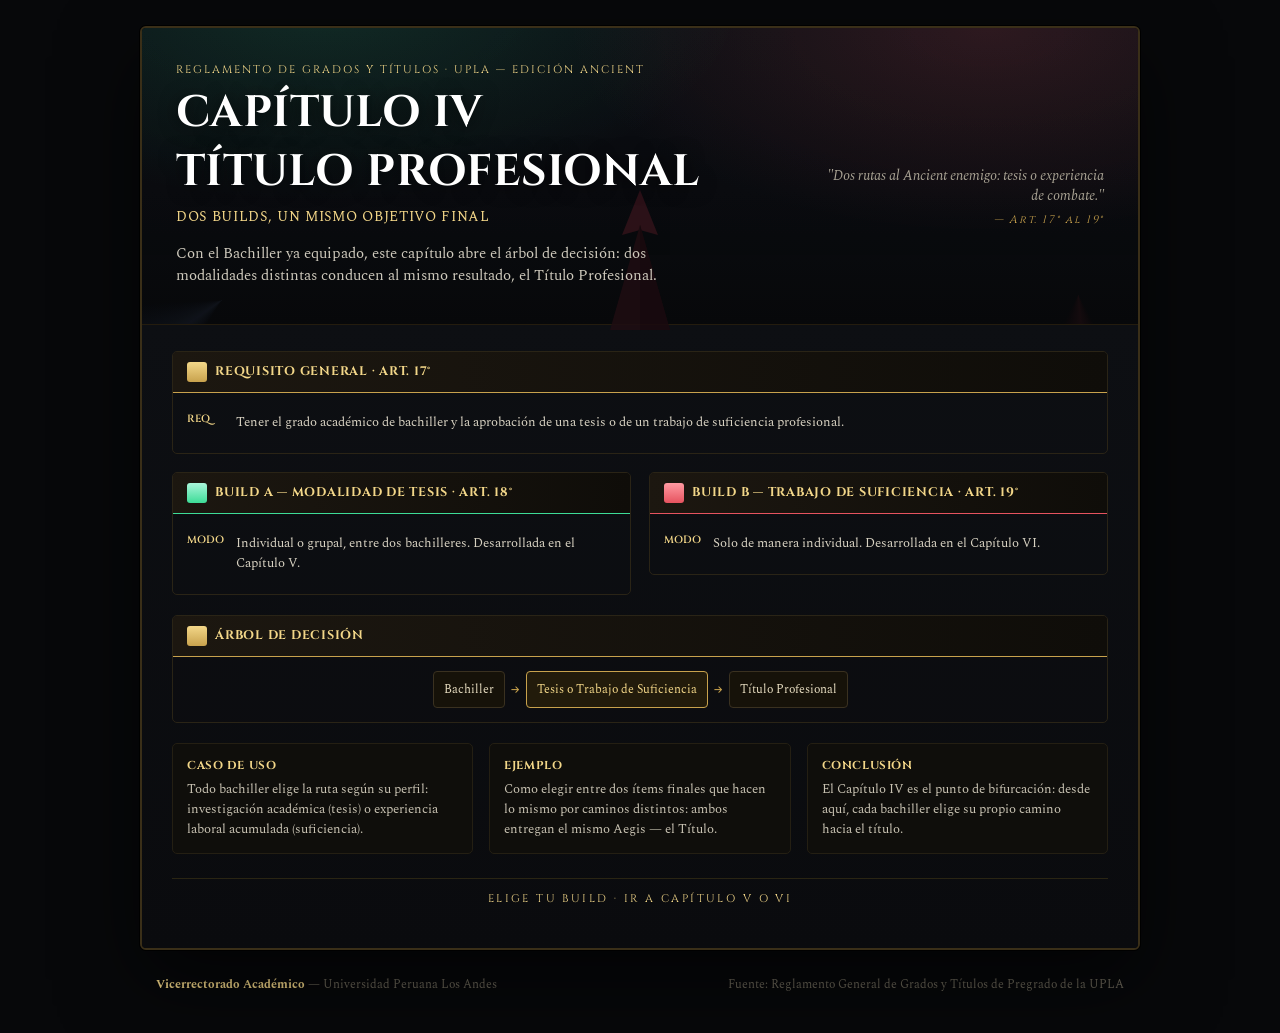
<file: assets/html/cap4_titulo_profesional.html>
<!DOCTYPE html>
<html lang="es">
<head>
<meta charset="UTF-8">
<meta name="viewport" content="width=device-width, initial-scale=1, viewport-fit=cover">
<title>Capítulo IV — Título Profesional (Dota 2)</title>
<link rel="preconnect" href="https://fonts.googleapis.com">
<link href="https://fonts.googleapis.com/css2?family=Cinzel:wght@600;700;900&family=Spectral:wght@400;500;600&display=swap" rel="stylesheet">
<style>
:root{--gold:#c8a24d;--gold-br:#f3d789;--ink:#eee7d6;--dim:#a9a394;--radiant:#3ddc97;--dire:#e6535f;
padding-top:env(safe-area-inset-top,0px);padding-bottom:env(safe-area-inset-bottom,0px);}
*{box-sizing:border-box;}
body{margin:0;background:#07080a;font-family:'Spectral',serif;color:var(--ink);}
h1,h2,h3,.eyebrow{font-family:'Cinzel',serif;}
.poster{position:relative;max-width:1000px;margin:26px auto;border:2px solid #3a2f18;border-radius:6px;overflow:hidden;box-shadow:0 0 0 1px #000,0 30px 80px rgba(0,0,0,.6);}
.backdrop{position:relative;padding:34px 34px 22px;background:radial-gradient(700px 340px at 18% -10%,rgba(61,220,151,.14),transparent 60%),radial-gradient(700px 340px at 85% 0%,rgba(230,83,95,.16),transparent 60%),linear-gradient(180deg,#0b0f14 0%,#0a0c10 55%,#07080a 100%);border-bottom:1px solid #241c0e;}
.silhouette{position:absolute;inset:0;pointer-events:none;opacity:.9;background:linear-gradient(180deg,transparent 55%,#05060700 100%),conic-gradient(from 210deg at 8% 92%,#05070900 0deg,#10141c 25deg,#05070900 60deg),conic-gradient(from 150deg at 94% 90%,#05070900 0deg,#170c0f 25deg,#05070900 60deg);}
.ancient{position:absolute;left:50%;bottom:-6px;transform:translateX(-50%);width:120px;height:150px;opacity:.85;}
.ancient svg{width:100%;height:100%;}
.eyebrow{font-size:11px;letter-spacing:.18em;color:var(--gold-br);text-transform:uppercase;position:relative;z-index:1;}
.title-row{display:flex;justify-content:space-between;align-items:flex-end;gap:20px;flex-wrap:wrap;position:relative;z-index:1;margin-top:4px;}
.title-row h1{font-size:clamp(28px,4.4vw,44px);margin:2px 0 6px;color:#fff;letter-spacing:.01em;text-shadow:0 2px 18px rgba(0,0,0,.7);}
.title-row .sub{font-size:13.5px;color:var(--gold-br);letter-spacing:.05em;}
.quote{max-width:280px;text-align:right;font-style:italic;font-size:13.5px;color:var(--dim);}
.quote .rune{color:var(--gold);font-family:'Cinzel',serif;font-size:11px;letter-spacing:.15em;display:block;margin-top:6px;}
.lede{position:relative;z-index:1;max-width:64ch;margin-top:16px;font-size:14.5px;color:#cfcabd;}
.body{padding:26px 30px 30px;background:linear-gradient(180deg,#0d0f13,#0a0b0e);}
.cols3{display:grid;grid-template-columns:1fr 1fr;gap:18px;align-items:start;}
@media(max-width:820px){.cols3{grid-template-columns:1fr;}}
.panel{border:1px solid #2a2416;background:#12140f22;border-radius:5px;overflow:hidden;}
.panel-head{display:flex;align-items:center;gap:8px;padding:10px 14px;background:linear-gradient(90deg,#1c1710,#0f0d09);border-bottom:1px solid var(--gold);}
.panel-head .ic{width:20px;height:20px;flex:none;border-radius:3px;background:linear-gradient(180deg,var(--gold-br),var(--gold));}
.panel-head h3{margin:0;font-size:12.5px;letter-spacing:.06em;color:var(--gold-br);text-transform:uppercase;}
.panel.dire .panel-head{border-bottom-color:var(--dire);}
.panel.dire .panel-head .ic{background:linear-gradient(180deg,#ff9aa2,var(--dire));}
.panel.radiant .panel-head{border-bottom-color:var(--radiant);}
.panel.radiant .panel-head .ic{background:linear-gradient(180deg,#a9f5da,var(--radiant));}
.panel-body{padding:12px 14px 14px;}
.item{display:flex;gap:9px;padding:7px 0;border-bottom:1px dashed #24201555;font-size:12.8px;color:#d8d2c2;}
.item:last-child{border-bottom:none;}
.item b{color:var(--gold-br);font-family:'Cinzel',serif;font-weight:600;font-size:10.5px;flex:none;width:40px;}
.flow{padding:14px 12px;display:flex;flex-direction:row;flex-wrap:wrap;justify-content:center;align-items:center;gap:6px;}
.node{text-align:center;font-size:12px;padding:8px 10px;border:1px solid #3a3120;border-radius:4px;background:#161209;color:#e6dcc0;}
.node.hi{border-color:var(--gold);color:var(--gold-br);background:#221b0b;}
.dn{color:var(--gold);font-size:13px;}
.row3{display:grid;grid-template-columns:repeat(3,1fr);gap:16px;margin-top:20px;}
@media(max-width:820px){.row3{grid-template-columns:1fr;}}
.mini{border:1px solid #241f13;border-radius:5px;padding:14px;background:#0f0e0b;}
.mini h4{margin:0 0 6px;font-size:11.5px;letter-spacing:.05em;color:var(--gold-br);text-transform:uppercase;font-family:'Cinzel',serif;}
.mini p{margin:0;font-size:13px;color:#c8c2b2;}
.tagline{margin-top:24px;text-align:center;padding:12px;border-top:1px solid #2a2513;font-family:'Cinzel',serif;font-size:11px;letter-spacing:.22em;color:var(--gold-br);text-transform:uppercase;}
footer{max-width:1000px;margin:0 auto 40px;padding:0 16px;color:#6b6659;font-size:11.5px;display:flex;justify-content:space-between;flex-wrap:wrap;gap:6px;}
</style>
</head>
<body>
<div class="poster">
  <div class="backdrop">
    <div class="silhouette"></div>
    <div class="ancient"><svg viewBox="0 0 120 150"><polygon points="60,10 78,55 60,50 42,55" fill="#32131a"/><polygon points="60,45 90,150 30,150" fill="#1f0d12"/><polygon points="60,45 90,150 60,150" fill="#1a0a0f"/></svg></div>
    <div class="eyebrow">Reglamento de Grados y Títulos · UPLA — Edición Ancient</div>
    <div class="title-row">
      <div><h1>CAPÍTULO IV<br>TÍTULO PROFESIONAL</h1><div class="sub">DOS BUILDS, UN MISMO OBJETIVO FINAL</div></div>
      <div class="quote">"Dos rutas al Ancient enemigo: tesis o experiencia de combate."<span class="rune">— Art. 17° al 19°</span></div>
    </div>
    <p class="lede">Con el Bachiller ya equipado, este capítulo abre el árbol de decisión: dos modalidades distintas conducen al mismo resultado, el Título Profesional.</p>
  </div>
  <div class="body">
    <div class="cols3" style="grid-template-columns:1fr;">
      <div class="panel">
        <div class="panel-head"><div class="ic"></div><h3>Requisito general · Art. 17°</h3></div>
        <div class="panel-body">
          <div class="item"><b>REQ</b><span>Tener el grado académico de bachiller y la aprobación de una tesis o de un trabajo de suficiencia profesional.</span></div>
        </div>
      </div>
    </div>

    <div class="cols3" style="margin-top:18px;">
      <div class="panel radiant">
        <div class="panel-head"><div class="ic"></div><h3>Build A — Modalidad de Tesis · Art. 18°</h3></div>
        <div class="panel-body">
          <div class="item"><b>MODO</b><span>Individual o grupal, entre dos bachilleres. Desarrollada en el Capítulo V.</span></div>
        </div>
      </div>
      <div class="panel dire">
        <div class="panel-head"><div class="ic"></div><h3>Build B — Trabajo de Suficiencia · Art. 19°</h3></div>
        <div class="panel-body">
          <div class="item"><b>MODO</b><span>Solo de manera individual. Desarrollada en el Capítulo VI.</span></div>
        </div>
      </div>
    </div>

    <div class="row3" style="grid-template-columns:1fr;">
      <div class="panel">
        <div class="panel-head"><div class="ic"></div><h3>Árbol de decisión</h3></div>
        <div class="flow">
          <div class="node">Bachiller</div><div class="dn">→</div>
          <div class="node hi">Tesis o Trabajo de Suficiencia</div><div class="dn">→</div>
          <div class="node">Título Profesional</div>
        </div>
      </div>
    </div>

    <div class="row3">
      <div class="mini"><h4>Caso de uso</h4><p>Todo bachiller elige la ruta según su perfil: investigación académica (tesis) o experiencia laboral acumulada (suficiencia).</p></div>
      <div class="mini"><h4>Ejemplo</h4><p>Como elegir entre dos ítems finales que hacen lo mismo por caminos distintos: ambos entregan el mismo Aegis — el Título.</p></div>
      <div class="mini"><h4>Conclusión</h4><p>El Capítulo IV es el punto de bifurcación: desde aquí, cada bachiller elige su propio camino hacia el título.</p></div>
    </div>
    <div class="tagline">Elige tu build · Ir a Capítulo V o VI</div>
  </div>
</div>
<footer><span><b style="color:var(--gold-br)">Vicerrectorado Académico</b> — Universidad Peruana Los Andes</span><span>Fuente: Reglamento General de Grados y Títulos de Pregrado de la UPLA</span></footer>
</body>
</html>
</file>
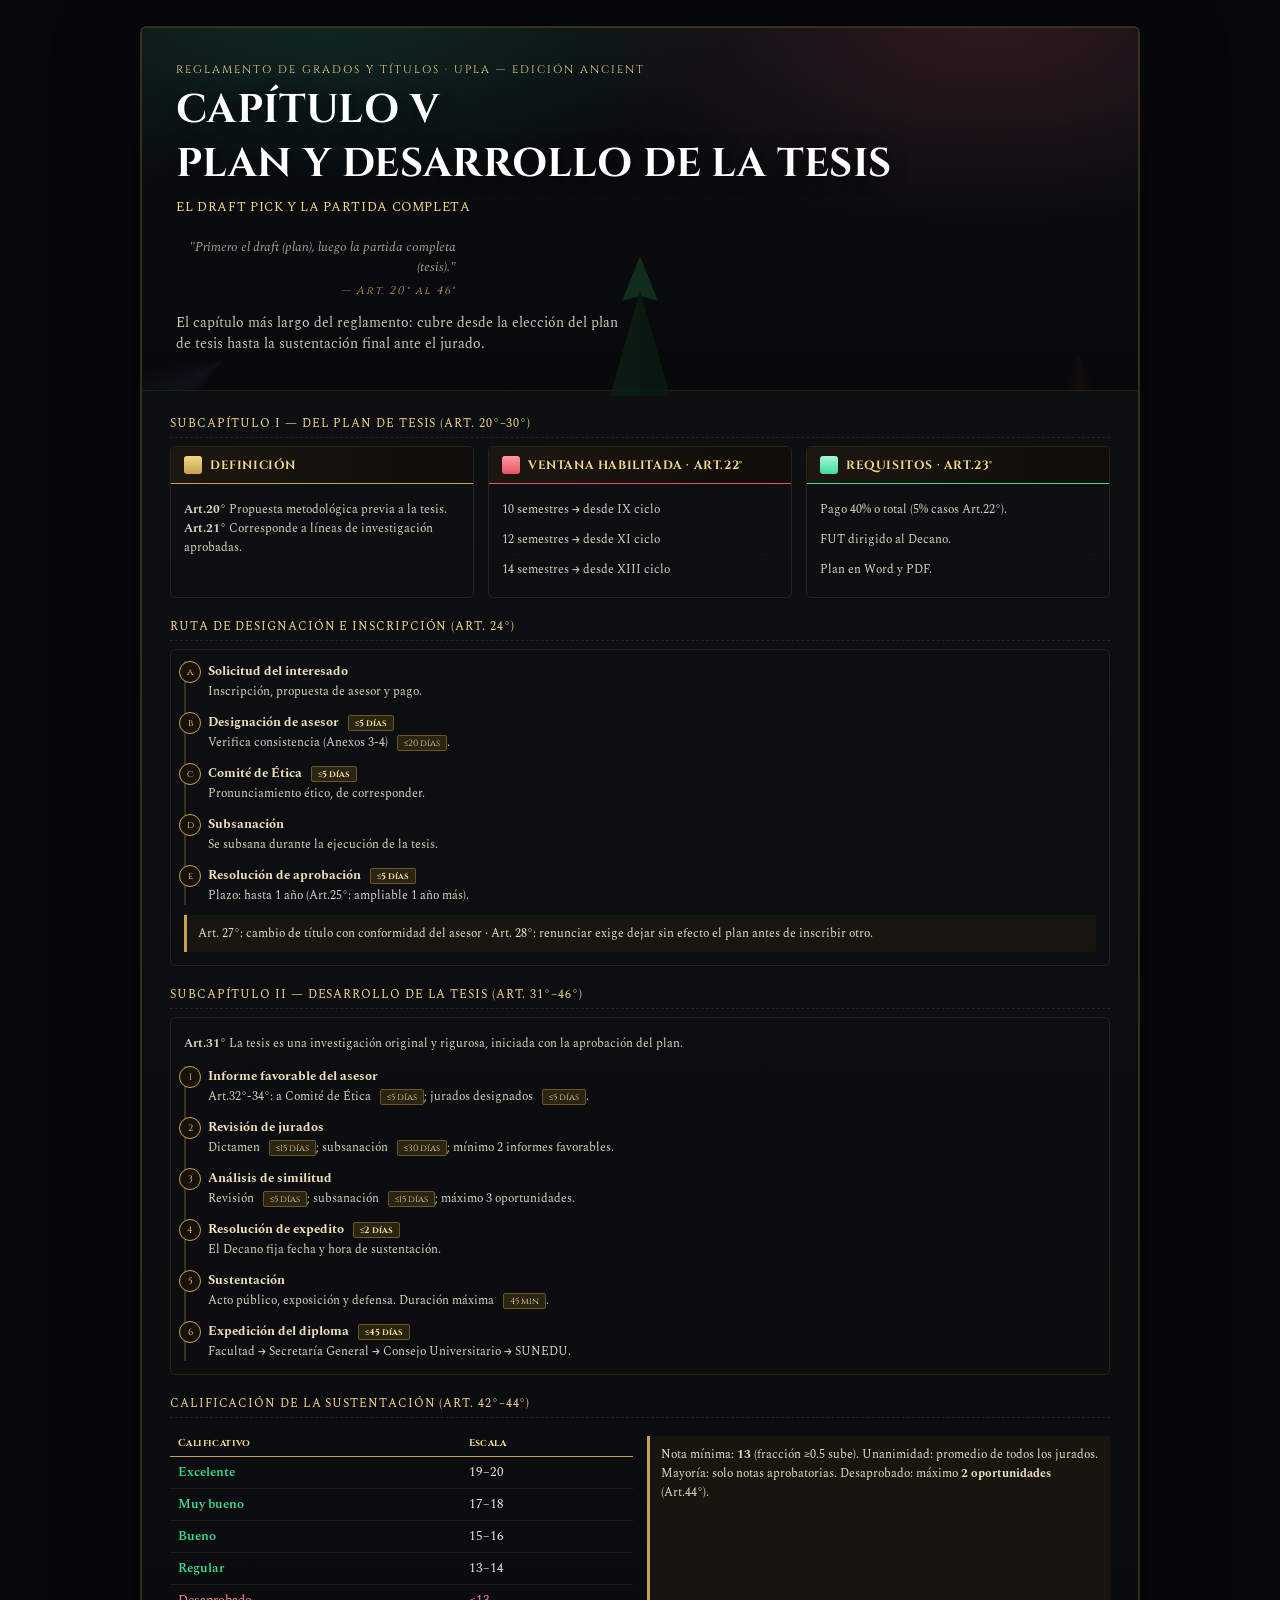
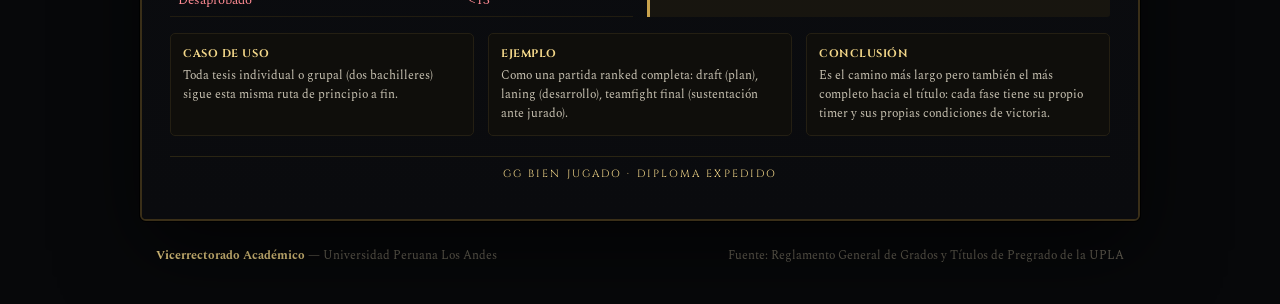
<file: assets/html/cap5_plan_y_desarrollo_de_tesis.html>
<!DOCTYPE html>
<html lang="es">
<head>
<meta charset="UTF-8">
<meta name="viewport" content="width=device-width, initial-scale=1, viewport-fit=cover">
<title>Capítulo V — Plan y Desarrollo de la Tesis (Dota 2)</title>
<link rel="preconnect" href="https://fonts.googleapis.com">
<link href="https://fonts.googleapis.com/css2?family=Cinzel:wght@600;700;900&family=Spectral:wght@400;500;600&display=swap" rel="stylesheet">
<style>
:root{--gold:#c8a24d;--gold-br:#f3d789;--ink:#eee7d6;--dim:#a9a394;--radiant:#3ddc97;--dire:#e6535f;
padding-top:env(safe-area-inset-top,0px);padding-bottom:env(safe-area-inset-bottom,0px);}
*{box-sizing:border-box;}
body{margin:0;background:#07080a;font-family:'Spectral',serif;color:var(--ink);}
h1,h2,h3,.eyebrow{font-family:'Cinzel',serif;}
.poster{position:relative;max-width:1000px;margin:26px auto;border:2px solid #3a2f18;border-radius:6px;overflow:hidden;box-shadow:0 0 0 1px #000,0 30px 80px rgba(0,0,0,.6);}
.backdrop{position:relative;padding:34px 34px 22px;background:radial-gradient(700px 340px at 18% -10%,rgba(61,220,151,.14),transparent 60%),radial-gradient(700px 340px at 85% 0%,rgba(230,83,95,.16),transparent 60%),linear-gradient(180deg,#0b0f14 0%,#0a0c10 55%,#07080a 100%);border-bottom:1px solid #241c0e;}
.silhouette{position:absolute;inset:0;pointer-events:none;opacity:.9;background:linear-gradient(180deg,transparent 55%,#05060700 100%),conic-gradient(from 210deg at 8% 92%,#05070900 0deg,#10141c 25deg,#05070900 60deg),conic-gradient(from 150deg at 94% 90%,#05070900 0deg,#170c0f 25deg,#05070900 60deg);}
.ancient{position:absolute;left:50%;bottom:-6px;transform:translateX(-50%);width:120px;height:150px;opacity:.85;}
.ancient svg{width:100%;height:100%;}
.eyebrow{font-size:11px;letter-spacing:.18em;color:var(--gold-br);text-transform:uppercase;position:relative;z-index:1;}
.title-row{display:flex;justify-content:space-between;align-items:flex-end;gap:20px;flex-wrap:wrap;position:relative;z-index:1;margin-top:4px;}
.title-row h1{font-size:clamp(26px,4.2vw,40px);margin:2px 0 6px;color:#fff;letter-spacing:.01em;text-shadow:0 2px 18px rgba(0,0,0,.7);}
.title-row .sub{font-size:13px;color:var(--gold-br);letter-spacing:.05em;}
.quote{max-width:280px;text-align:right;font-style:italic;font-size:13px;color:var(--dim);}
.quote .rune{color:var(--gold);font-family:'Cinzel',serif;font-size:11px;letter-spacing:.15em;display:block;margin-top:6px;}
.lede{position:relative;z-index:1;max-width:64ch;margin-top:14px;font-size:14px;color:#cfcabd;}
.body{padding:24px 28px 28px;background:linear-gradient(180deg,#0d0f13,#0a0b0e);}
.section-label{color:var(--gold-br);font-size:11.5px;letter-spacing:.08em;text-transform:uppercase;margin:20px 0 8px;padding-bottom:5px;border-bottom:1px dashed #2a2513;}
.section-label:first-child{margin-top:0;}
.cols2{display:grid;grid-template-columns:1fr 1fr;gap:14px;}
.cols3g{display:grid;grid-template-columns:repeat(3,1fr);gap:14px;}
@media(max-width:820px){.cols2,.cols3g{grid-template-columns:1fr;}}
.panel{border:1px solid #2a2416;background:#12140f22;border-radius:5px;overflow:hidden;}
.panel-head{display:flex;align-items:center;gap:8px;padding:9px 13px;background:linear-gradient(90deg,#1c1710,#0f0d09);border-bottom:1px solid var(--gold);}
.panel-head .ic{width:18px;height:18px;flex:none;border-radius:3px;background:linear-gradient(180deg,var(--gold-br),var(--gold));}
.panel-head h3{margin:0;font-size:12px;letter-spacing:.05em;color:var(--gold-br);text-transform:uppercase;}
.panel.dire .panel-head{border-bottom-color:var(--dire);}
.panel.dire .panel-head .ic{background:linear-gradient(180deg,#ff9aa2,var(--dire));}
.panel.radiant .panel-head{border-bottom-color:var(--radiant);}
.panel.radiant .panel-head .ic{background:linear-gradient(180deg,#a9f5da,var(--radiant));}
.panel-body{padding:11px 13px 13px;}
.item{font-size:12.4px;color:#d8d2c2;padding:5px 0;border-bottom:1px dashed #24201555;}
.item:last-child{border-bottom:none;}
.quest{list-style:none;margin:0;padding:0 0 0 4px;border-left:2px solid #3a3120;}
.quest li{position:relative;padding:0 0 11px 18px;font-size:12.2px;color:#d8d2c2;}
.quest li:last-child{padding-bottom:0;}
.quest li::before{content:attr(data-i);position:absolute;left:-11px;top:0;width:20px;height:20px;border-radius:50%;background:#161209;border:1px solid var(--gold);color:var(--gold-br);font-family:'Cinzel',serif;font-size:9.5px;display:flex;align-items:center;justify-content:center;}
.quest b{display:block;color:#ecdfb8;font-size:12.8px;margin-bottom:1px;}
.timer{display:inline-block;margin-left:6px;font-family:'Cinzel',serif;font-size:9px;color:#f0d999;background:#2a2410;border:1px solid #6b5726;padding:1px 6px;border-radius:2px;}
table.rank{width:100%;border-collapse:collapse;font-size:12.6px;margin-top:4px;}
table.rank th{text-align:left;font-family:'Cinzel',serif;font-size:10px;letter-spacing:.04em;color:var(--gold-br);border-bottom:1px solid var(--gold);padding:6px 8px;}
table.rank td{padding:6px 8px;border-bottom:1px solid #211c10;}
table.rank tr.win td:first-child{color:var(--radiant);font-weight:600;}
table.rank tr.lose td{color:#ff8b93;}
.note{margin-top:10px;padding:9px 11px;border-left:3px solid var(--gold);background:#1e1a10aa;font-size:12px;color:#e8dcc0;border-radius:0 3px 3px 0;}
.row3{display:grid;grid-template-columns:repeat(3,1fr);gap:14px;margin-top:16px;}
@media(max-width:820px){.row3{grid-template-columns:1fr;}}
.mini{border:1px solid #241f13;border-radius:5px;padding:12px;background:#0f0e0b;}
.mini h4{margin:0 0 5px;font-size:11px;letter-spacing:.05em;color:var(--gold-br);text-transform:uppercase;font-family:'Cinzel',serif;}
.mini p{margin:0;font-size:12.3px;color:#c8c2b2;}
.tagline{margin-top:20px;text-align:center;padding:10px;border-top:1px solid #2a2513;font-family:'Cinzel',serif;font-size:10.5px;letter-spacing:.2em;color:var(--gold-br);text-transform:uppercase;}
footer{max-width:1000px;margin:0 auto 40px;padding:0 16px;color:#6b6659;font-size:11.5px;display:flex;justify-content:space-between;flex-wrap:wrap;gap:6px;}
</style>
</head>
<body>
<div class="poster">
  <div class="backdrop">
    <div class="silhouette"></div>
    <div class="ancient"><svg viewBox="0 0 120 150"><polygon points="60,10 78,55 60,50 42,55" fill="#12321f"/><polygon points="60,45 90,150 30,150" fill="#0c1f14"/><polygon points="60,45 90,150 60,150" fill="#0a1a11"/></svg></div>
    <div class="eyebrow">Reglamento de Grados y Títulos · UPLA — Edición Ancient</div>
    <div class="title-row">
      <div><h1>CAPÍTULO V<br>PLAN Y DESARROLLO DE LA TESIS</h1><div class="sub">EL DRAFT PICK Y LA PARTIDA COMPLETA</div></div>
      <div class="quote">"Primero el draft (plan), luego la partida completa (tesis)."<span class="rune">— Art. 20° al 46°</span></div>
    </div>
    <p class="lede">El capítulo más largo del reglamento: cubre desde la elección del plan de tesis hasta la sustentación final ante el jurado.</p>
  </div>
  <div class="body">
    <div class="section-label">Subcapítulo I — Del Plan de Tesis (Art. 20°–30°)</div>
    <div class="cols3g">
      <div class="panel"><div class="panel-head"><div class="ic"></div><h3>Definición</h3></div><div class="panel-body"><div class="item"><b>Art.20°</b> Propuesta metodológica previa a la tesis.<br><b>Art.21°</b> Corresponde a líneas de investigación aprobadas.</div></div></div>
      <div class="panel dire"><div class="panel-head"><div class="ic"></div><h3>Ventana habilitada · Art.22°</h3></div><div class="panel-body">
        <div class="item">10 semestres → desde IX ciclo</div>
        <div class="item">12 semestres → desde XI ciclo</div>
        <div class="item">14 semestres → desde XIII ciclo</div>
      </div></div>
      <div class="panel radiant"><div class="panel-head"><div class="ic"></div><h3>Requisitos · Art.23°</h3></div><div class="panel-body">
        <div class="item">Pago 40% o total (5% casos Art.22°).</div>
        <div class="item">FUT dirigido al Decano.</div>
        <div class="item">Plan en Word y PDF.</div>
      </div></div>
    </div>

    <div class="section-label">Ruta de designación e inscripción (Art. 24°)</div>
    <div class="panel"><div class="panel-body">
      <ol class="quest">
        <li data-i="a"><b>Solicitud del interesado</b>Inscripción, propuesta de asesor y pago.</li>
        <li data-i="b"><b>Designación de asesor <span class="timer">≤5 días</span></b>Verifica consistencia (Anexos 3-4) <span class="timer">≤20 días</span>.</li>
        <li data-i="c"><b>Comité de Ética <span class="timer">≤5 días</span></b>Pronunciamiento ético, de corresponder.</li>
        <li data-i="d"><b>Subsanación</b>Se subsana durante la ejecución de la tesis.</li>
        <li data-i="e"><b>Resolución de aprobación <span class="timer">≤5 días</span></b>Plazo: hasta 1 año (Art.25°: ampliable 1 año más).</li>
      </ol>
      <div class="note">Art. 27°: cambio de título con conformidad del asesor · Art. 28°: renunciar exige dejar sin efecto el plan antes de inscribir otro.</div>
    </div></div>

    <div class="section-label">Subcapítulo II — Desarrollo de la Tesis (Art. 31°–46°)</div>
    <div class="panel"><div class="panel-body">
      <div class="item" style="border:none;"><b>Art.31°</b> La tesis es una investigación original y rigurosa, iniciada con la aprobación del plan.</div>
      <ol class="quest" style="margin-top:8px;">
        <li data-i="1"><b>Informe favorable del asesor</b>Art.32°-34°: a Comité de Ética <span class="timer">≤5 días</span>; jurados designados <span class="timer">≤5 días</span>.</li>
        <li data-i="2"><b>Revisión de jurados</b>Dictamen <span class="timer">≤15 días</span>; subsanación <span class="timer">≤30 días</span>; mínimo 2 informes favorables.</li>
        <li data-i="3"><b>Análisis de similitud</b>Revisión <span class="timer">≤5 días</span>; subsanación <span class="timer">≤15 días</span>; máximo 3 oportunidades.</li>
        <li data-i="4"><b>Resolución de expedito <span class="timer">≤2 días</span></b>El Decano fija fecha y hora de sustentación.</li>
        <li data-i="5"><b>Sustentación</b>Acto público, exposición y defensa. Duración máxima <span class="timer">45 min</span>.</li>
        <li data-i="6"><b>Expedición del diploma <span class="timer">≤45 días</span></b>Facultad → Secretaría General → Consejo Universitario → SUNEDU.</li>
      </ol>
    </div></div>

    <div class="section-label">Calificación de la sustentación (Art. 42°–44°)</div>
    <div class="cols2">
      <table class="rank">
        <tr><th>Calificativo</th><th>Escala</th></tr>
        <tr class="win"><td>Excelente</td><td>19–20</td></tr>
        <tr class="win"><td>Muy bueno</td><td>17–18</td></tr>
        <tr class="win"><td>Bueno</td><td>15–16</td></tr>
        <tr class="win"><td>Regular</td><td>13–14</td></tr>
        <tr class="lose"><td>Desaprobado</td><td>&lt;13</td></tr>
      </table>
      <div class="note">Nota mínima: <b>13</b> (fracción ≥0.5 sube). Unanimidad: promedio de todos los jurados. Mayoría: solo notas aprobatorias. Desaprobado: máximo <b>2 oportunidades</b> (Art.44°).</div>
    </div>

    <div class="row3">
      <div class="mini"><h4>Caso de uso</h4><p>Toda tesis individual o grupal (dos bachilleres) sigue esta misma ruta de principio a fin.</p></div>
      <div class="mini"><h4>Ejemplo</h4><p>Como una partida ranked completa: draft (plan), laning (desarrollo), teamfight final (sustentación ante jurado).</p></div>
      <div class="mini"><h4>Conclusión</h4><p>Es el camino más largo pero también el más completo hacia el título: cada fase tiene su propio timer y sus propias condiciones de victoria.</p></div>
    </div>
    <div class="tagline">GG bien jugado · Diploma expedido</div>
  </div>
</div>
<footer><span><b style="color:var(--gold-br)">Vicerrectorado Académico</b> — Universidad Peruana Los Andes</span><span>Fuente: Reglamento General de Grados y Títulos de Pregrado de la UPLA</span></footer>
</body>
</html>
</file>
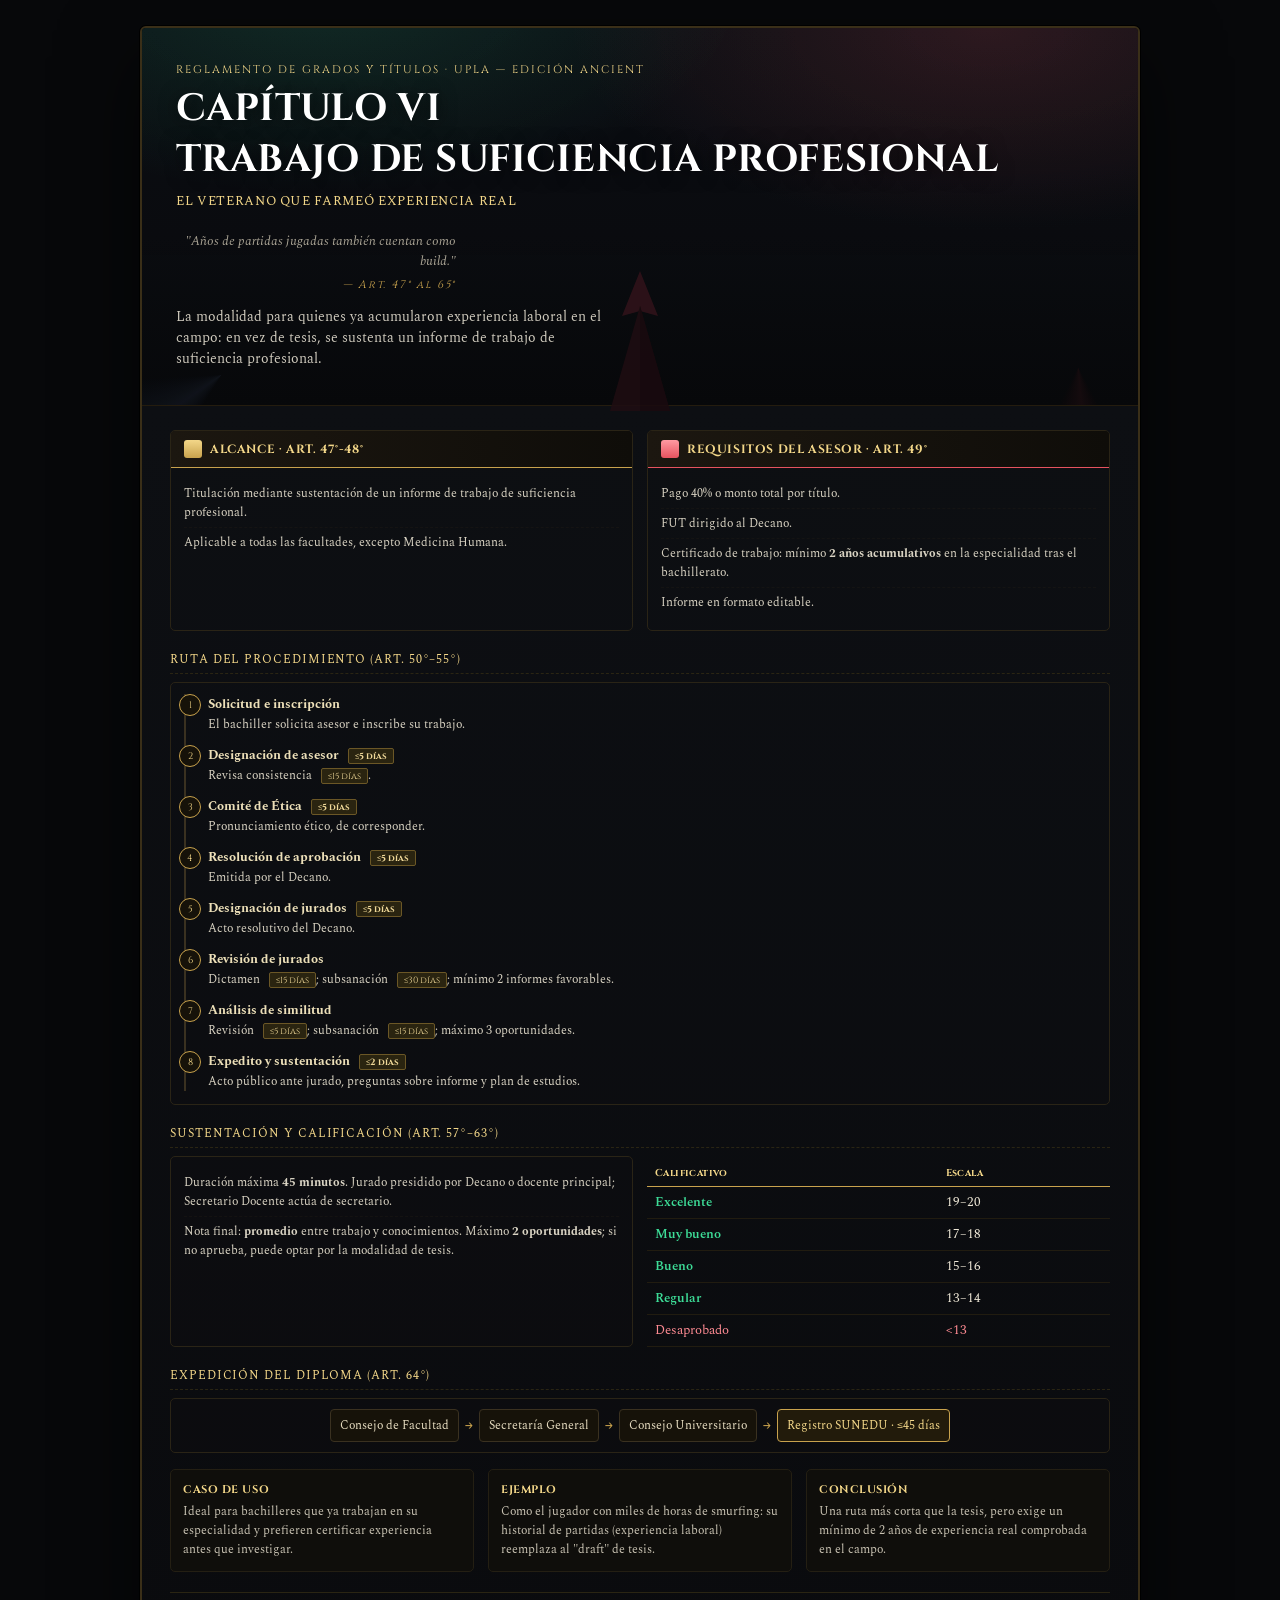
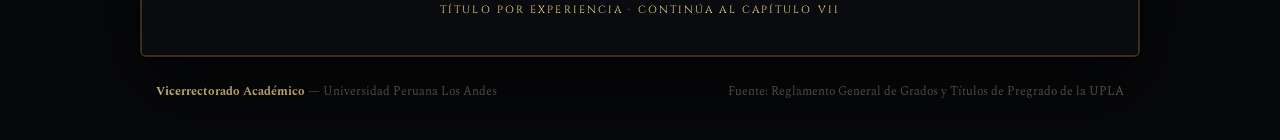
<file: assets/html/cap6_trabajo_suficiencia_profesional.html>
<!DOCTYPE html>
<html lang="es">
<head>
<meta charset="UTF-8">
<meta name="viewport" content="width=device-width, initial-scale=1, viewport-fit=cover">
<title>Capítulo VI — Trabajo de Suficiencia Profesional (Dota 2)</title>
<link rel="preconnect" href="https://fonts.googleapis.com">
<link href="https://fonts.googleapis.com/css2?family=Cinzel:wght@600;700;900&family=Spectral:wght@400;500;600&display=swap" rel="stylesheet">
<style>
:root{--gold:#c8a24d;--gold-br:#f3d789;--ink:#eee7d6;--dim:#a9a394;--radiant:#3ddc97;--dire:#e6535f;
padding-top:env(safe-area-inset-top,0px);padding-bottom:env(safe-area-inset-bottom,0px);}
*{box-sizing:border-box;}
body{margin:0;background:#07080a;font-family:'Spectral',serif;color:var(--ink);}
h1,h2,h3,.eyebrow{font-family:'Cinzel',serif;}
.poster{position:relative;max-width:1000px;margin:26px auto;border:2px solid #3a2f18;border-radius:6px;overflow:hidden;box-shadow:0 0 0 1px #000,0 30px 80px rgba(0,0,0,.6);}
.backdrop{position:relative;padding:34px 34px 22px;background:radial-gradient(700px 340px at 18% -10%,rgba(61,220,151,.14),transparent 60%),radial-gradient(700px 340px at 85% 0%,rgba(230,83,95,.16),transparent 60%),linear-gradient(180deg,#0b0f14 0%,#0a0c10 55%,#07080a 100%);border-bottom:1px solid #241c0e;}
.silhouette{position:absolute;inset:0;pointer-events:none;opacity:.9;background:linear-gradient(180deg,transparent 55%,#05060700 100%),conic-gradient(from 210deg at 8% 92%,#05070900 0deg,#10141c 25deg,#05070900 60deg),conic-gradient(from 150deg at 94% 90%,#05070900 0deg,#170c0f 25deg,#05070900 60deg);}
.ancient{position:absolute;left:50%;bottom:-6px;transform:translateX(-50%);width:120px;height:150px;opacity:.85;}
.ancient svg{width:100%;height:100%;}
.eyebrow{font-size:11px;letter-spacing:.18em;color:var(--gold-br);text-transform:uppercase;position:relative;z-index:1;}
.title-row{display:flex;justify-content:space-between;align-items:flex-end;gap:20px;flex-wrap:wrap;position:relative;z-index:1;margin-top:4px;}
.title-row h1{font-size:clamp(24px,4vw,38px);margin:2px 0 6px;color:#fff;letter-spacing:.01em;text-shadow:0 2px 18px rgba(0,0,0,.7);}
.title-row .sub{font-size:13px;color:var(--gold-br);letter-spacing:.05em;}
.quote{max-width:280px;text-align:right;font-style:italic;font-size:13px;color:var(--dim);}
.quote .rune{color:var(--gold);font-family:'Cinzel',serif;font-size:11px;letter-spacing:.15em;display:block;margin-top:6px;}
.lede{position:relative;z-index:1;max-width:64ch;margin-top:14px;font-size:14px;color:#cfcabd;}
.body{padding:24px 28px 28px;background:linear-gradient(180deg,#0d0f13,#0a0b0e);}
.section-label{color:var(--gold-br);font-size:11.5px;letter-spacing:.08em;text-transform:uppercase;margin:20px 0 8px;padding-bottom:5px;border-bottom:1px dashed #2a2513;}
.section-label:first-child{margin-top:0;}
.cols2{display:grid;grid-template-columns:1fr 1fr;gap:14px;}
@media(max-width:820px){.cols2{grid-template-columns:1fr;}}
.panel{border:1px solid #2a2416;background:#12140f22;border-radius:5px;overflow:hidden;}
.panel-head{display:flex;align-items:center;gap:8px;padding:9px 13px;background:linear-gradient(90deg,#1c1710,#0f0d09);border-bottom:1px solid var(--gold);}
.panel-head .ic{width:18px;height:18px;flex:none;border-radius:3px;background:linear-gradient(180deg,var(--gold-br),var(--gold));}
.panel-head h3{margin:0;font-size:12px;letter-spacing:.05em;color:var(--gold-br);text-transform:uppercase;}
.panel.dire .panel-head{border-bottom-color:var(--dire);}
.panel.dire .panel-head .ic{background:linear-gradient(180deg,#ff9aa2,var(--dire));}
.panel.radiant .panel-head{border-bottom-color:var(--radiant);}
.panel.radiant .panel-head .ic{background:linear-gradient(180deg,#a9f5da,var(--radiant));}
.panel-body{padding:11px 13px 13px;}
.item{font-size:12.4px;color:#d8d2c2;padding:5px 0;border-bottom:1px dashed #24201555;}
.item:last-child{border-bottom:none;}
.quest{list-style:none;margin:0;padding:0 0 0 4px;border-left:2px solid #3a3120;}
.quest li{position:relative;padding:0 0 11px 18px;font-size:12.2px;color:#d8d2c2;}
.quest li:last-child{padding-bottom:0;}
.quest li::before{content:attr(data-i);position:absolute;left:-11px;top:0;width:20px;height:20px;border-radius:50%;background:#161209;border:1px solid var(--gold);color:var(--gold-br);font-family:'Cinzel',serif;font-size:9.5px;display:flex;align-items:center;justify-content:center;}
.quest b{display:block;color:#ecdfb8;font-size:12.8px;margin-bottom:1px;}
.timer{display:inline-block;margin-left:6px;font-family:'Cinzel',serif;font-size:9px;color:#f0d999;background:#2a2410;border:1px solid #6b5726;padding:1px 6px;border-radius:2px;}
table.rank{width:100%;border-collapse:collapse;font-size:12.6px;margin-top:4px;}
table.rank th{text-align:left;font-family:'Cinzel',serif;font-size:10px;letter-spacing:.04em;color:var(--gold-br);border-bottom:1px solid var(--gold);padding:6px 8px;}
table.rank td{padding:6px 8px;border-bottom:1px solid #211c10;}
table.rank tr.win td:first-child{color:var(--radiant);font-weight:600;}
table.rank tr.lose td{color:#ff8b93;}
.note{margin-top:10px;padding:9px 11px;border-left:3px solid var(--gold);background:#1e1a10aa;font-size:12px;color:#e8dcc0;border-radius:0 3px 3px 0;}
.flow{padding:10px 0;display:flex;flex-direction:row;flex-wrap:wrap;justify-content:center;align-items:center;gap:6px;}
.node{text-align:center;font-size:11.5px;padding:7px 9px;border:1px solid #3a3120;border-radius:4px;background:#161209;color:#e6dcc0;}
.node.hi{border-color:var(--gold);color:var(--gold-br);background:#221b0b;}
.dn{color:var(--gold);font-size:12px;}
.row3{display:grid;grid-template-columns:repeat(3,1fr);gap:14px;margin-top:16px;}
@media(max-width:820px){.row3{grid-template-columns:1fr;}}
.mini{border:1px solid #241f13;border-radius:5px;padding:12px;background:#0f0e0b;}
.mini h4{margin:0 0 5px;font-size:11px;letter-spacing:.05em;color:var(--gold-br);text-transform:uppercase;font-family:'Cinzel',serif;}
.mini p{margin:0;font-size:12.3px;color:#c8c2b2;}
.tagline{margin-top:20px;text-align:center;padding:10px;border-top:1px solid #2a2513;font-family:'Cinzel',serif;font-size:10.5px;letter-spacing:.2em;color:var(--gold-br);text-transform:uppercase;}
footer{max-width:1000px;margin:0 auto 40px;padding:0 16px;color:#6b6659;font-size:11.5px;display:flex;justify-content:space-between;flex-wrap:wrap;gap:6px;}
</style>
</head>
<body>
<div class="poster">
  <div class="backdrop">
    <div class="silhouette"></div>
    <div class="ancient"><svg viewBox="0 0 120 150"><polygon points="60,10 78,55 60,50 42,55" fill="#32131a"/><polygon points="60,45 90,150 30,150" fill="#1f0d12"/><polygon points="60,45 90,150 60,150" fill="#1a0a0f"/></svg></div>
    <div class="eyebrow">Reglamento de Grados y Títulos · UPLA — Edición Ancient</div>
    <div class="title-row">
      <div><h1>CAPÍTULO VI<br>TRABAJO DE SUFICIENCIA PROFESIONAL</h1><div class="sub">EL VETERANO QUE FARMEÓ EXPERIENCIA REAL</div></div>
      <div class="quote">"Años de partidas jugadas también cuentan como build."<span class="rune">— Art. 47° al 65°</span></div>
    </div>
    <p class="lede">La modalidad para quienes ya acumularon experiencia laboral en el campo: en vez de tesis, se sustenta un informe de trabajo de suficiencia profesional.</p>
  </div>
  <div class="body">
    <div class="cols2">
      <div class="panel"><div class="panel-head"><div class="ic"></div><h3>Alcance · Art. 47°-48°</h3></div><div class="panel-body">
        <div class="item">Titulación mediante sustentación de un informe de trabajo de suficiencia profesional.</div>
        <div class="item">Aplicable a todas las facultades, excepto Medicina Humana.</div>
      </div></div>
      <div class="panel dire"><div class="panel-head"><div class="ic"></div><h3>Requisitos del asesor · Art. 49°</h3></div><div class="panel-body">
        <div class="item">Pago 40% o monto total por título.</div>
        <div class="item">FUT dirigido al Decano.</div>
        <div class="item">Certificado de trabajo: mínimo <b>2 años acumulativos</b> en la especialidad tras el bachillerato.</div>
        <div class="item">Informe en formato editable.</div>
      </div></div>
    </div>

    <div class="section-label">Ruta del procedimiento (Art. 50°–55°)</div>
    <div class="panel"><div class="panel-body">
      <ol class="quest">
        <li data-i="1"><b>Solicitud e inscripción</b>El bachiller solicita asesor e inscribe su trabajo.</li>
        <li data-i="2"><b>Designación de asesor <span class="timer">≤5 días</span></b>Revisa consistencia <span class="timer">≤15 días</span>.</li>
        <li data-i="3"><b>Comité de Ética <span class="timer">≤5 días</span></b>Pronunciamiento ético, de corresponder.</li>
        <li data-i="4"><b>Resolución de aprobación <span class="timer">≤5 días</span></b>Emitida por el Decano.</li>
        <li data-i="5"><b>Designación de jurados <span class="timer">≤5 días</span></b>Acto resolutivo del Decano.</li>
        <li data-i="6"><b>Revisión de jurados</b>Dictamen <span class="timer">≤15 días</span>; subsanación <span class="timer">≤30 días</span>; mínimo 2 informes favorables.</li>
        <li data-i="7"><b>Análisis de similitud</b>Revisión <span class="timer">≤5 días</span>; subsanación <span class="timer">≤15 días</span>; máximo 3 oportunidades.</li>
        <li data-i="8"><b>Expedito y sustentación <span class="timer">≤2 días</span></b>Acto público ante jurado, preguntas sobre informe y plan de estudios.</li>
      </ol>
    </div></div>

    <div class="section-label">Sustentación y calificación (Art. 57°–63°)</div>
    <div class="cols2">
      <div class="panel radiant"><div class="panel-body">
        <div class="item">Duración máxima <b>45 minutos</b>. Jurado presidido por Decano o docente principal; Secretario Docente actúa de secretario.</div>
        <div class="item">Nota final: <b>promedio</b> entre trabajo y conocimientos. Máximo <b>2 oportunidades</b>; si no aprueba, puede optar por la modalidad de tesis.</div>
      </div></div>
      <table class="rank">
        <tr><th>Calificativo</th><th>Escala</th></tr>
        <tr class="win"><td>Excelente</td><td>19–20</td></tr>
        <tr class="win"><td>Muy bueno</td><td>17–18</td></tr>
        <tr class="win"><td>Bueno</td><td>15–16</td></tr>
        <tr class="win"><td>Regular</td><td>13–14</td></tr>
        <tr class="lose"><td>Desaprobado</td><td>&lt;13</td></tr>
      </table>
    </div>

    <div class="section-label">Expedición del diploma (Art. 64°)</div>
    <div class="panel"><div class="flow">
      <div class="node">Consejo de Facultad</div><div class="dn">→</div>
      <div class="node">Secretaría General</div><div class="dn">→</div>
      <div class="node">Consejo Universitario</div><div class="dn">→</div>
      <div class="node hi">Registro SUNEDU · ≤45 días</div>
    </div></div>

    <div class="row3">
      <div class="mini"><h4>Caso de uso</h4><p>Ideal para bachilleres que ya trabajan en su especialidad y prefieren certificar experiencia antes que investigar.</p></div>
      <div class="mini"><h4>Ejemplo</h4><p>Como el jugador con miles de horas de smurfing: su historial de partidas (experiencia laboral) reemplaza al "draft" de tesis.</p></div>
      <div class="mini"><h4>Conclusión</h4><p>Una ruta más corta que la tesis, pero exige un mínimo de 2 años de experiencia real comprobada en el campo.</p></div>
    </div>
    <div class="tagline">Título por experiencia · Continúa al Capítulo VII</div>
  </div>
</div>
<footer><span><b style="color:var(--gold-br)">Vicerrectorado Académico</b> — Universidad Peruana Los Andes</span><span>Fuente: Reglamento General de Grados y Títulos de Pregrado de la UPLA</span></footer>
</body>
</html>
</file>
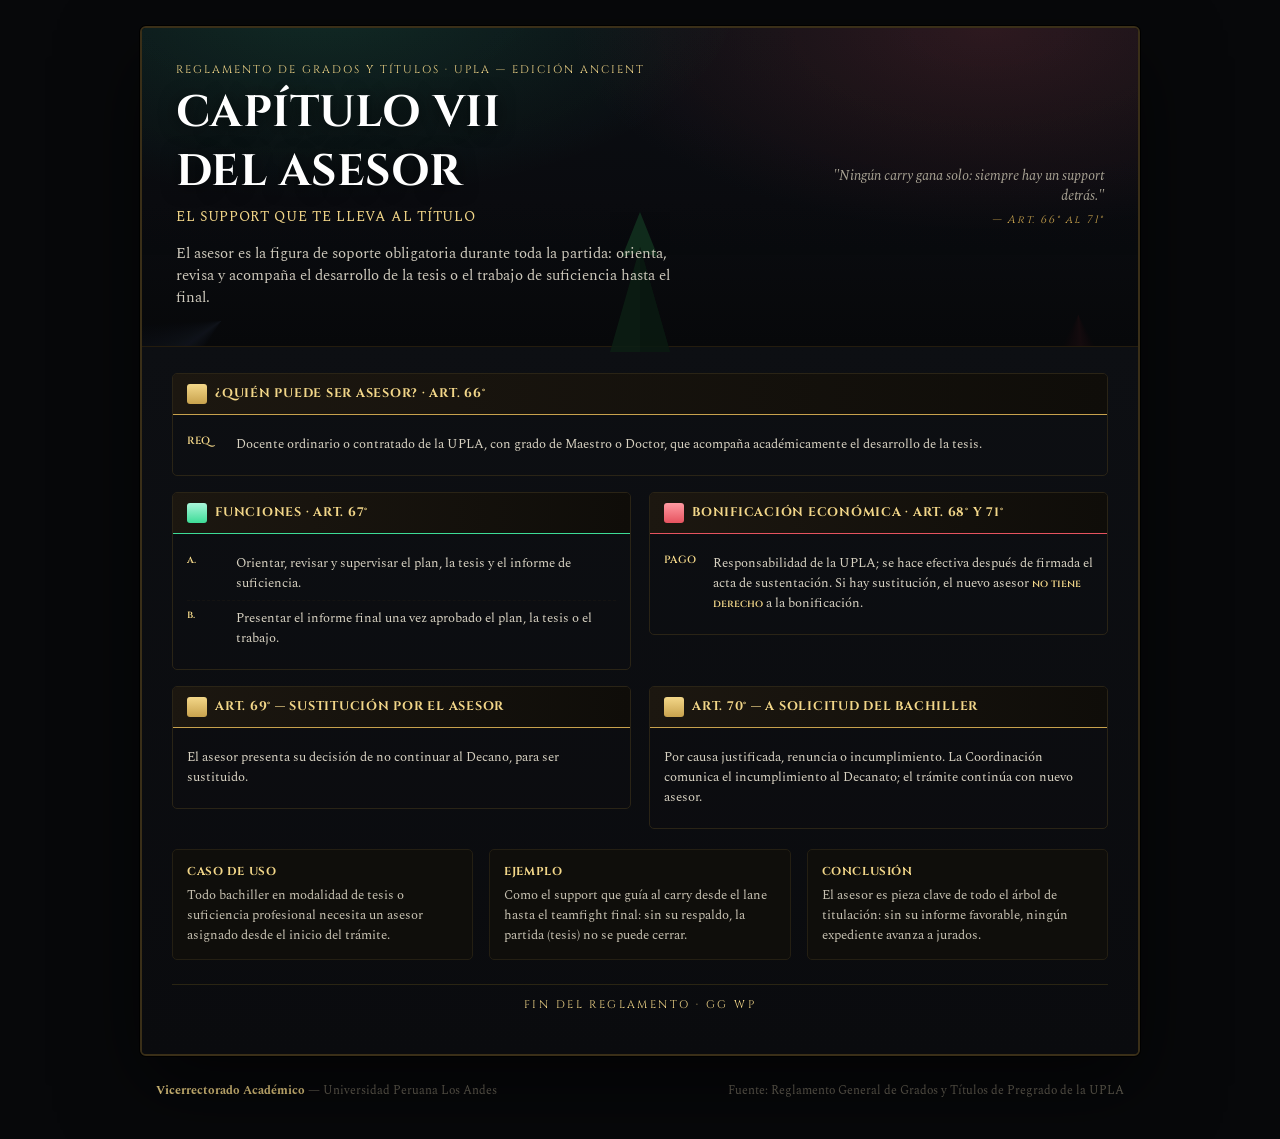
<file: assets/html/cap7_del_asesor.html>
<!DOCTYPE html>
<html lang="es">
<head>
<meta charset="UTF-8">
<meta name="viewport" content="width=device-width, initial-scale=1, viewport-fit=cover">
<title>Capítulo VII — Del Asesor (Dota 2)</title>
<link rel="preconnect" href="https://fonts.googleapis.com">
<link href="https://fonts.googleapis.com/css2?family=Cinzel:wght@600;700;900&family=Spectral:wght@400;500;600&display=swap" rel="stylesheet">
<style>
:root{--gold:#c8a24d;--gold-br:#f3d789;--ink:#eee7d6;--dim:#a9a394;--radiant:#3ddc97;--dire:#e6535f;
padding-top:env(safe-area-inset-top,0px);padding-bottom:env(safe-area-inset-bottom,0px);}
*{box-sizing:border-box;}
body{margin:0;background:#07080a;font-family:'Spectral',serif;color:var(--ink);}
h1,h2,h3,.eyebrow{font-family:'Cinzel',serif;}
.poster{position:relative;max-width:1000px;margin:26px auto;border:2px solid #3a2f18;border-radius:6px;overflow:hidden;box-shadow:0 0 0 1px #000,0 30px 80px rgba(0,0,0,.6);}
.backdrop{position:relative;padding:34px 34px 22px;background:radial-gradient(700px 340px at 18% -10%,rgba(61,220,151,.14),transparent 60%),radial-gradient(700px 340px at 85% 0%,rgba(230,83,95,.16),transparent 60%),linear-gradient(180deg,#0b0f14 0%,#0a0c10 55%,#07080a 100%);border-bottom:1px solid #241c0e;}
.silhouette{position:absolute;inset:0;pointer-events:none;opacity:.9;background:linear-gradient(180deg,transparent 55%,#05060700 100%),conic-gradient(from 210deg at 8% 92%,#05070900 0deg,#10141c 25deg,#05070900 60deg),conic-gradient(from 150deg at 94% 90%,#05070900 0deg,#170c0f 25deg,#05070900 60deg);}
.ancient{position:absolute;left:50%;bottom:-6px;transform:translateX(-50%);width:120px;height:150px;opacity:.85;}
.ancient svg{width:100%;height:100%;}
.eyebrow{font-size:11px;letter-spacing:.18em;color:var(--gold-br);text-transform:uppercase;position:relative;z-index:1;}
.title-row{display:flex;justify-content:space-between;align-items:flex-end;gap:20px;flex-wrap:wrap;position:relative;z-index:1;margin-top:4px;}
.title-row h1{font-size:clamp(28px,4.4vw,44px);margin:2px 0 6px;color:#fff;letter-spacing:.01em;text-shadow:0 2px 18px rgba(0,0,0,.7);}
.title-row .sub{font-size:13.5px;color:var(--gold-br);letter-spacing:.05em;}
.quote{max-width:280px;text-align:right;font-style:italic;font-size:13.5px;color:var(--dim);}
.quote .rune{color:var(--gold);font-family:'Cinzel',serif;font-size:11px;letter-spacing:.15em;display:block;margin-top:6px;}
.lede{position:relative;z-index:1;max-width:64ch;margin-top:16px;font-size:14.5px;color:#cfcabd;}
.body{padding:26px 30px 30px;background:linear-gradient(180deg,#0d0f13,#0a0b0e);}
.cols3{display:grid;grid-template-columns:1fr 1fr;gap:18px;align-items:start;}
@media(max-width:820px){.cols3{grid-template-columns:1fr;}}
.panel{border:1px solid #2a2416;background:#12140f22;border-radius:5px;overflow:hidden;}
.panel-head{display:flex;align-items:center;gap:8px;padding:10px 14px;background:linear-gradient(90deg,#1c1710,#0f0d09);border-bottom:1px solid var(--gold);}
.panel-head .ic{width:20px;height:20px;flex:none;border-radius:3px;background:linear-gradient(180deg,var(--gold-br),var(--gold));}
.panel-head h3{margin:0;font-size:12.5px;letter-spacing:.06em;color:var(--gold-br);text-transform:uppercase;}
.panel.dire .panel-head{border-bottom-color:var(--dire);}
.panel.dire .panel-head .ic{background:linear-gradient(180deg,#ff9aa2,var(--dire));}
.panel.radiant .panel-head{border-bottom-color:var(--radiant);}
.panel.radiant .panel-head .ic{background:linear-gradient(180deg,#a9f5da,var(--radiant));}
.panel-body{padding:12px 14px 14px;}
.item{display:flex;gap:9px;padding:7px 0;border-bottom:1px dashed #24201555;font-size:12.8px;color:#d8d2c2;}
.item:last-child{border-bottom:none;}
.item b{color:var(--gold-br);font-family:'Cinzel',serif;font-weight:600;font-size:10.5px;flex:none;width:40px;}
.row3{display:grid;grid-template-columns:repeat(3,1fr);gap:16px;margin-top:20px;}
@media(max-width:820px){.row3{grid-template-columns:1fr;}}
.mini{border:1px solid #241f13;border-radius:5px;padding:14px;background:#0f0e0b;}
.mini h4{margin:0 0 6px;font-size:11.5px;letter-spacing:.05em;color:var(--gold-br);text-transform:uppercase;font-family:'Cinzel',serif;}
.mini p{margin:0;font-size:13px;color:#c8c2b2;}
.tagline{margin-top:24px;text-align:center;padding:12px;border-top:1px solid #2a2513;font-family:'Cinzel',serif;font-size:11px;letter-spacing:.22em;color:var(--gold-br);text-transform:uppercase;}
footer{max-width:1000px;margin:0 auto 40px;padding:0 16px;color:#6b6659;font-size:11.5px;display:flex;justify-content:space-between;flex-wrap:wrap;gap:6px;}
</style>
</head>
<body>
<div class="poster">
  <div class="backdrop">
    <div class="silhouette"></div>
    <div class="ancient"><svg viewBox="0 0 120 150"><polygon points="60,10 78,55 60,50 42,55" fill="#12321f"/><polygon points="60,45 90,150 30,150" fill="#0c1f14"/><polygon points="60,45 90,150 60,150" fill="#0a1a11"/></svg></div>
    <div class="eyebrow">Reglamento de Grados y Títulos · UPLA — Edición Ancient</div>
    <div class="title-row">
      <div><h1>CAPÍTULO VII<br>DEL ASESOR</h1><div class="sub">EL SUPPORT QUE TE LLEVA AL TÍTULO</div></div>
      <div class="quote">"Ningún carry gana solo: siempre hay un support detrás."<span class="rune">— Art. 66° al 71°</span></div>
    </div>
    <p class="lede">El asesor es la figura de soporte obligatoria durante toda la partida: orienta, revisa y acompaña el desarrollo de la tesis o el trabajo de suficiencia hasta el final.</p>
  </div>
  <div class="body">
    <div class="cols3" style="grid-template-columns:1fr;">
      <div class="panel">
        <div class="panel-head"><div class="ic"></div><h3>¿Quién puede ser asesor? · Art. 66°</h3></div>
        <div class="panel-body">
          <div class="item"><b>REQ</b><span>Docente ordinario o contratado de la UPLA, con grado de Maestro o Doctor, que acompaña académicamente el desarrollo de la tesis.</span></div>
        </div>
      </div>
    </div>

    <div class="cols3" style="margin-top:16px;">
      <div class="panel radiant">
        <div class="panel-head"><div class="ic"></div><h3>Funciones · Art. 67°</h3></div>
        <div class="panel-body">
          <div class="item"><b>a.</b><span>Orientar, revisar y supervisar el plan, la tesis y el informe de suficiencia.</span></div>
          <div class="item"><b>b.</b><span>Presentar el informe final una vez aprobado el plan, la tesis o el trabajo.</span></div>
        </div>
      </div>
      <div class="panel dire">
        <div class="panel-head"><div class="ic"></div><h3>Bonificación económica · Art. 68° y 71°</h3></div>
        <div class="panel-body">
          <div class="item"><b>PAGO</b><span>Responsabilidad de la UPLA; se hace efectiva después de firmada el acta de sustentación. Si hay sustitución, el nuevo asesor <b>no tiene derecho</b> a la bonificación.</span></div>
        </div>
      </div>
    </div>

    <div class="cols3" style="margin-top:16px;">
      <div class="panel">
        <div class="panel-head"><div class="ic"></div><h3>Art. 69° — Sustitución por el asesor</h3></div>
        <div class="panel-body"><div class="item"><span>El asesor presenta su decisión de no continuar al Decano, para ser sustituido.</span></div></div>
      </div>
      <div class="panel">
        <div class="panel-head"><div class="ic"></div><h3>Art. 70° — A solicitud del bachiller</h3></div>
        <div class="panel-body"><div class="item"><span>Por causa justificada, renuncia o incumplimiento. La Coordinación comunica el incumplimiento al Decanato; el trámite continúa con nuevo asesor.</span></div></div>
      </div>
    </div>

    <div class="row3">
      <div class="mini"><h4>Caso de uso</h4><p>Todo bachiller en modalidad de tesis o suficiencia profesional necesita un asesor asignado desde el inicio del trámite.</p></div>
      <div class="mini"><h4>Ejemplo</h4><p>Como el support que guía al carry desde el lane hasta el teamfight final: sin su respaldo, la partida (tesis) no se puede cerrar.</p></div>
      <div class="mini"><h4>Conclusión</h4><p>El asesor es pieza clave de todo el árbol de titulación: sin su informe favorable, ningún expediente avanza a jurados.</p></div>
    </div>
    <div class="tagline">Fin del reglamento · GG WP</div>
  </div>
</div>
<footer><span><b style="color:var(--gold-br)">Vicerrectorado Académico</b> — Universidad Peruana Los Andes</span><span>Fuente: Reglamento General de Grados y Títulos de Pregrado de la UPLA</span></footer>
</body>
</html>
</file>
<file: css/style.css>
@import url('https://fonts.googleapis.com/css2?family=Cinzel:wght@500;700;900&family=Inter:wght@400;500;600&display=swap');

:root{
  --bg: #14110D;
  --bg-soft: #1C1811;
  --panel: #211B14;
  --gold: #C9A15D;
  --gold-bright: #E7C67B;
  --radiant: #4E8B4A;
  --dire: #A63A3A;
  --cream: #EAE2CF;
  --cream-dim: #A99E88;
  --line: #35301F;
  --shadow: 0 10px 30px rgba(0,0,0,.45);
}

*{ box-sizing: border-box; }
html{ scroll-behavior: smooth; }
body{
  margin:0;
  background: radial-gradient(circle at 50% -10%, #241d13 0%, var(--bg) 55%);
  color: var(--cream);
  font-family: 'Inter', sans-serif;
  line-height: 1.6;
}
h1,h2,h3,.brand,.stat-label{ font-family: 'Cinzel', serif; }
a{ color: inherit; text-decoration: none; }
img{ max-width:100%; display:block; }

.container{ width:min(1100px, 92%); margin-inline:auto; }

/* ---------- NAV ---------- */
.navbar{
  position: sticky; top:0; z-index: 50;
  background: linear-gradient(180deg, rgba(20,17,13,.97), rgba(20,17,13,.9));
  border-bottom: 1px solid var(--line);
  backdrop-filter: blur(6px);
}
.nav-inner{
  display:flex; align-items:center; justify-content: space-between;
  padding: 14px 0;
}
.brand{ font-size: 1.15rem; font-weight:700; color: var(--gold-bright); letter-spacing: .5px; }
.brand span{ color: var(--cream-dim); font-family:'Inter', sans-serif; font-weight:400; font-size:.8rem; display:block; margin-top:2px;}
.nav-links{ display:flex; gap: 28px; align-items:center; }
.nav-links a{
  font-size:.92rem; color: var(--cream-dim); position:relative; padding: 4px 0;
  transition: color .2s;
}
.nav-links a:hover, .nav-links a.active{ color: var(--gold-bright); }
.nav-links a.active::after{
  content:""; position:absolute; left:0; right:0; bottom:-4px; height:2px; background: var(--gold);
}
.nav-toggle{ display:none; background:none; border:none; color:var(--cream); font-size:1.4rem; cursor:pointer; }

/* ---------- HERO ---------- */
.hero{
  padding: 90px 0 70px;
  position: relative;
  border-bottom: 1px solid var(--line);
  overflow:hidden;
}
.hero::before{
  content:"";
  position:absolute; inset:0;
  background:
    radial-gradient(ellipse 700px 300px at 80% 0%, rgba(201,161,93,.08), transparent 60%),
    radial-gradient(ellipse 500px 300px at 10% 100%, rgba(78,139,74,.10), transparent 60%);
  pointer-events:none;
}
.hero-grid{
  display:grid; grid-template-columns: 1.1fr .9fr; gap: 50px; align-items:center;
  position:relative;
}
.eyebrow{ color: var(--gold); font-size:.85rem; letter-spacing:.4px; margin:0 0 14px; }
.hero h1{ font-size: clamp(2.2rem, 4vw, 3.4rem); margin:0 0 10px; color:var(--cream); line-height:1.1; }
.hero h1 em{ font-style:normal; color: var(--gold-bright); }
.hero p.lead{ color: var(--cream-dim); font-size:1.05rem; max-width: 46ch; margin: 0 0 28px;}
.btn-row{ display:flex; gap:16px; flex-wrap:wrap; }
.btn{
  padding: 12px 26px; border-radius: 3px; font-size:.92rem; font-weight:600;
  border:1px solid transparent; cursor:pointer; transition: transform .15s, background .2s;
  display:inline-flex; align-items:center; gap:8px;
}
.btn-primary{ background: var(--gold); color: #1c1608; }
.btn-primary:hover{ background: var(--gold-bright); transform: translateY(-2px); }
.btn-ghost{ border-color: var(--line); color: var(--cream); }
.btn-ghost:hover{ border-color: var(--gold); color: var(--gold-bright); }

.ancient-card{
  background: var(--panel); border:1px solid var(--line); border-radius:6px;
  padding: 26px; box-shadow: var(--shadow); position:relative;
}
.ancient-visual{
  aspect-ratio: 1/1; border-radius: 6px; position:relative; overflow:hidden;
  background: radial-gradient(circle at 50% 40%, #2a2013, #14110d 75%);
  border:1px solid var(--line); display:flex; align-items:center; justify-content:center;
}
.ancient-visual .glyph{ font-size: 5.5rem; filter: drop-shadow(0 0 22px rgba(201,161,93,.55)); }
.ancient-meta{ display:flex; justify-content:space-between; margin-top:16px; font-size:.8rem; color:var(--cream-dim); }
.ancient-meta b{ color: var(--gold-bright); font-family:'Cinzel',serif; font-weight:600; }

/* ---------- SECTIONS ---------- */
section{ padding: 70px 0; }
.section-head{ margin-bottom: 40px; max-width: 60ch; }
.section-head .eyebrow{ margin-bottom:8px; }
.section-head h2{ font-size: clamp(1.6rem,3vw,2.2rem); margin:0 0 10px; }
.section-head p{ color: var(--cream-dim); margin:0; }

/* ---------- ABOUT ---------- */
.about-grid{ display:grid; grid-template-columns: .8fr 1.2fr; gap: 50px; align-items:start; }
.portrait{
  border:1px solid var(--line); border-radius:8px; background:var(--panel);
  padding: 24px; text-align:center; box-shadow: var(--shadow);
}
.portrait .glyph-lg{ font-size:4rem; margin-bottom:10px; }
.portrait h3{ margin:0; font-size:1.2rem; color:var(--gold-bright); }
.portrait .role{ color:var(--cream-dim); font-size:.85rem; margin-top:4px; }
.stat{ margin-top:18px; text-align:left; }
.stat-label{ display:flex; justify-content:space-between; font-size:.78rem; color:var(--cream-dim); margin-bottom:5px; }
.stat-bar{ height:6px; background:#0f0d09; border-radius:3px; overflow:hidden; border:1px solid var(--line); }
.stat-bar i{ display:block; height:100%; background: linear-gradient(90deg, var(--gold), var(--gold-bright)); }

.bio p{ color:var(--cream); margin: 0 0 16px; }
.badge-row{ display:flex; flex-wrap:wrap; gap:10px; margin-top: 18px; }
.badge{
  border:1px solid var(--line); padding:6px 14px; border-radius: 20px; font-size:.78rem; color:var(--cream-dim);
  background: var(--bg-soft);
}

/* ---------- TALENT TREE ---------- */
.talent-tree{ display:flex; flex-direction:column; gap: 0; }
.talent-row{
  display:grid; grid-template-columns: 90px 1fr; gap: 24px; align-items:start; position:relative; padding-bottom: 34px;
}
.talent-row::before{
  content:""; position:absolute; left:44px; top: 38px; bottom:-4px; width:1px; background: var(--line);
}
.talent-row:last-child::before{ display:none; }
.talent-node{
  width:80px; height:80px; border-radius:50%; border:2px solid var(--gold);
  display:flex; align-items:center; justify-content:center; font-size:1.6rem;
  background: var(--panel); box-shadow: 0 0 0 4px rgba(201,161,93,.08);
}
.talent-card{
  background: var(--panel); border:1px solid var(--line); border-radius:6px; padding:20px 24px;
}
.talent-card h3{ margin:0 0 6px; font-size:1.05rem; color:var(--gold-bright); }
.talent-card .unit-tag{ font-size:.72rem; color: var(--radiant); letter-spacing:.4px; margin-bottom:8px; display:block; }
.talent-card p{ margin:0; color: var(--cream-dim); font-size:.92rem; }
.talent-card ul{ margin:10px 0 0; padding-left: 18px; color:var(--cream-dim); font-size:.88rem; }
.talent-card ul li{ margin-bottom:4px; }

/* ---------- GAME ---------- */
.game-wrap{
  background: var(--panel); border:1px solid var(--line); border-radius: 8px; padding: 26px;
  display:grid; grid-template-columns: 1fr 260px; gap: 26px; box-shadow: var(--shadow);
}
#gameCanvas{
  width:100%; aspect-ratio: 16/10; background: linear-gradient(180deg,#1a1610,#0e0c08);
  border:1px solid var(--line); border-radius:6px; display:block;
}
.game-side h3{ margin:0 0 6px; color:var(--gold-bright); font-size:1.05rem;}
.game-side p{ color:var(--cream-dim); font-size:.86rem; }
.hud{ display:flex; gap:14px; margin: 14px 0; font-size:.9rem; }
.hud span{ display:flex; align-items:center; gap:6px; }
#floorList{ list-style:none; padding:0; margin: 14px 0 0; font-size:.82rem; }
#floorList li{ padding:6px 0; border-bottom:1px dashed var(--line); color: var(--cream-dim); }
#floorList li.unlocked{ color: var(--gold-bright); }
.controls-hint{ display:flex; gap:8px; margin-top:16px; flex-wrap:wrap; }
.key{ border:1px solid var(--line); background: var(--bg-soft); padding:4px 10px; border-radius:4px; font-size:.78rem; }

/* ---------- LOGIN ---------- */
.login-shell{
  min-height: calc(100vh - 65px);
  display:flex; align-items:center; justify-content:center; padding: 50px 20px;
}
.login-card{
  width: min(420px, 100%); background: var(--panel); border:1px solid var(--line);
  border-radius: 8px; padding: 40px 34px; box-shadow: var(--shadow); text-align:center;
}
.login-card .glyph-lg{ font-size:3rem; margin-bottom:8px;}
.login-card h1{ font-size:1.5rem; margin:0 0 4px; }
.login-card p.sub{ color: var(--cream-dim); font-size:.88rem; margin: 0 0 26px; }
.field{ text-align:left; margin-bottom: 16px; }
.field label{ font-size:.78rem; color: var(--cream-dim); display:block; margin-bottom:6px; }
.field input{
  width:100%; padding: 11px 12px; border-radius:5px; border:1px solid var(--line);
  background: var(--bg-soft); color: var(--cream); font-family:'Inter',sans-serif; font-size:.92rem;
}
.field input:focus{ outline:none; border-color: var(--gold); }
#loginMsg{ min-height: 18px; font-size:.82rem; margin-top:14px; }
#loginMsg.ok{ color:#bfe6b8; }
#loginMsg.err{ color:#f0c2c2; }
.hint-box{
  margin-top: 22px; border-top:1px dashed var(--line); padding-top:16px; font-size:.78rem; color: var(--cream-dim);
}
.hint-box b{ color: var(--gold-bright); }

.hero-name{ font-size: 1.05rem; color: var(--gold); letter-spacing:.4px; margin: 0 0 16px; font-weight:600; }
.ancient-visual{ position:relative; }
.hero-silhouette{ position:absolute; inset:0; width:100%; height:100%; opacity:.9; }
.ancient-visual .glyph{ position:relative; z-index:2; }

/* ---------- ROLE GATE ---------- */
.auth-overlay{
  position:fixed; inset:0; z-index:200;
  background: rgba(10,8,5,.88); backdrop-filter: blur(4px);
  display:flex; align-items:center; justify-content:center; padding:20px;
}
.auth-modal{
  width:min(460px,100%); background:var(--panel); border:1px solid var(--line);
  border-radius:8px; padding:36px 32px; text-align:center; box-shadow:var(--shadow);
}
.auth-modal .glyph-lg{ font-size:2.6rem; margin-bottom:6px; }
.auth-modal h1{ font-size:1.4rem; margin:0 0 4px; }
.auth-modal p.sub{ color:var(--cream-dim); font-size:.85rem; margin:0 0 24px; }
.role-options{ display:flex; gap:14px; }
.role-card{
  flex:1; background:var(--bg-soft); border:1px solid var(--line); border-radius:6px;
  padding:20px 14px; cursor:pointer; display:flex; flex-direction:column; align-items:center; gap:6px;
  color:var(--cream); transition:.2s;
}
.role-card:hover{ border-color:var(--gold); transform: translateY(-2px); }
.role-icon{ font-size:1.8rem; }
.role-title{ font-family:'Cinzel',serif; font-weight:600; color:var(--gold-bright); }
.role-desc{ font-size:.76rem; color:var(--cream-dim); line-height:1.4; }
.admin-login{ text-align:left; }
.remember-inline{ display:block; font-size:.8rem; color:var(--cream-dim); margin:-4px 0 18px; }
.link-back{ background:none; border:none; color:var(--cream-dim); font-size:.8rem; margin-top:12px; cursor:pointer; }
.link-back:hover{ color:var(--gold-bright); }

.role-badge{ font-size:.8rem; color:var(--cream-dim); display:flex; align-items:center; gap:8px; }
.role-switch{
  background:none; border:1px solid var(--line); color:var(--cream-dim); font-size:.72rem;
  padding:3px 9px; border-radius:12px; cursor:pointer;
}
.role-switch:hover{ border-color:var(--gold); color:var(--gold-bright); }

/* ---------- MATERIALES (unidades) ---------- */
.materials-block{ margin-top:14px; padding-top:12px; border-top:1px dashed var(--line); }
.materials-title{ font-size:.78rem; color:var(--cream-dim); margin:0 0 10px; }
.materials-list{
  list-style:none; margin:0 0 12px; padding:0;
  display:flex; flex-direction:column; gap:8px;
  font-size:.86rem;
}
.materials-list li{ display:flex; align-items:center; justify-content:space-between; gap:8px; }
.materials-list .no-materials{ color:var(--cream-dim); font-style:italic; display:block; }
.week-btn{
  display:inline-flex; align-items:center; gap:8px;
  background: var(--bg-soft); border:1px solid var(--gold); color: var(--gold-bright);
  font-size:.84rem; font-weight:600; padding:8px 16px; border-radius:4px;
  cursor:pointer; transition: background .2s, transform .15s, border-color .2s; text-decoration:none;
}
.week-btn:hover{ background: rgba(201,161,93,.15); border-color: var(--gold-bright); transform: translateY(-1px); }
.material-del{
  background:none; border:1px solid var(--line); color:var(--cream-dim); border-radius:50%;
  width:20px; height:20px; font-size:.7rem; cursor:pointer; line-height:1; flex-shrink:0;
}
.material-del:hover{ border-color:var(--dire); color:#f0c2c2; }
.add-material-btn{
  border:1px dashed var(--gold); background:none; color:var(--gold-bright); font-size:.78rem;
  padding:6px 12px; border-radius:4px; cursor:pointer;
  display:inline-flex; align-items:center; gap:6px;
}
.add-material-btn:hover{ background: rgba(201,161,93,.1); }
.admin-only{ display:none; }
body.role-admin .admin-only{ display:inline-flex; }

/* ============================================================
   PÁGINA DE SEMANA
   ============================================================ */

.week-header{
  display:flex; align-items:center; gap:22px;
  background: var(--panel); border:1px solid var(--line);
  border-radius:10px; padding:24px 28px; margin-bottom:32px;
  box-shadow: var(--shadow);
}
.week-node{
  width:80px; height:80px; border-radius:50%;
  border:2px solid var(--gold);
  display:flex; align-items:center; justify-content:center;
  font-size:2rem; background: var(--bg-soft);
  box-shadow: 0 0 0 4px rgba(201,161,93,.08);
  flex-shrink:0;
}
.week-header-text{ flex:1; }
.week-header-text .unit-tag{
  font-size:.72rem; color:var(--radiant); letter-spacing:.6px;
  display:block; margin-bottom:6px; font-weight:600;
}
.week-header-text h1{
  margin:0 0 4px; font-size: clamp(1.4rem, 2.6vw, 2rem);
  color: var(--gold-bright); font-family:'Cinzel',serif;
}
.week-subtitle{ margin:0; color: var(--cream-dim); font-size:.95rem; }

.week-grid{
  display:grid; grid-template-columns: 1fr 1.3fr; gap:26px;
  align-items:start;
}
.week-main{ display:flex; flex-direction:column; gap:22px; }
.week-side{ display:flex; flex-direction:column; gap:22px; }

.week-card{
  background: var(--panel); border:1px solid var(--line);
  border-radius:8px; padding:22px 26px;
  box-shadow: var(--shadow);
}
.week-card h2{
  margin:0 0 12px; font-size:1.05rem; color:var(--gold-bright);
  font-family:'Cinzel',serif;
}
.week-card p{ margin:0; color: var(--cream); font-size:.95rem; }

.week-topics{
  list-style:none; padding:0; margin:0;
  display:flex; flex-direction:column; gap:10px;
}
.week-topics li{
  padding:10px 14px; border-left:3px solid var(--gold);
  background: var(--bg-soft); border-radius: 0 4px 4px 0;
  color: var(--cream); font-size:.92rem;
}
.week-topics .add-tema-li{ border-left:none; background:transparent; padding:0; }

/* ---------- ACTIVIDADES ---------- */
.activities-list{ display:flex; flex-direction:column; gap:10px; }
.activity{
  background: var(--bg-soft); border:1px solid var(--line);
  border-radius:6px; overflow:hidden; transition: border-color .2s;
}
.activity.open{ border-color: var(--gold); }

.activity-header{
  display:flex; align-items:center; gap:10px;
  padding:12px 14px; cursor:pointer;
  font-size:.9rem; font-weight:600; color: var(--cream);
  transition: background .2s; user-select:none;
}
.activity-header:hover{ background: rgba(201,161,93,.06); }
.activity.open .activity-header{ background: rgba(201,161,93,.10); color: var(--gold-bright); }

.activity-chevron{ display:inline-block; font-size:.65rem; color: var(--cream-dim); transition: transform .2s; }
.activity.open .activity-chevron{ transform: rotate(90deg); color: var(--gold-bright); }
.activity-name{ flex:1; color: inherit; }
.activity-count{
  font-size:.72rem; color: var(--cream-dim); font-weight:400;
  padding:2px 8px; border-radius:10px; background: rgba(255,255,255,.04);
}
.activity.open .activity-count{ color: var(--gold); background: rgba(201,161,93,.12); }

.activity-files{
  list-style:none; margin:0; padding:0;
  max-height:0; overflow:hidden;
  transition: max-height .3s ease, padding .3s ease;
}
.activity.open .activity-files{
  max-height:5000px;
  padding: 4px 12px 12px 12px;
  border-top:1px solid var(--line);
}
.activity-files li{ margin:0; display:flex; align-items:center; gap:4px; }

.file-btn{
  flex:1; text-align:left;
  background: transparent; border:1px solid transparent;
  color: var(--cream-dim);
  padding:9px 12px; border-radius:5px;
  font-size:.85rem; font-family:'Inter',sans-serif; cursor:pointer;
  transition:.2s; display:flex; align-items:center; gap:8px;
  margin-top:4px;
}
.file-btn:hover{ border-color: var(--gold); color: var(--gold-bright); background: rgba(201,161,93,.08); }
.file-btn.active{ background: rgba(201,161,93,.18); border-color: var(--gold-bright); color: var(--gold-bright); font-weight:600; }
.file-icon{ font-size:1rem; }
.file-name-text{ flex:1; }

.no-materials{ color: var(--cream-dim); font-style: italic; font-size:.88rem; text-align:center; padding: 10px 0; }

/* Visor */
.week-pdf-card{ position:sticky; top:90px; }
#pdfName{
  margin:0 0 8px; font-size:1rem;
  color: var(--gold-bright); font-family:'Cinzel',serif;
  text-align:center;
}
.pdf-status{ font-size:.85rem; color:#bfe6b8; margin:0 0 12px !important; text-align:center; }
.pdf-viewer{
  width:100%; aspect-ratio: 3/4;
  background: var(--bg-soft); border:1px solid var(--line);
  border-radius:6px; overflow:hidden; position:relative;
}
.pdf-iframe, .html-iframe{ width:100%; height:100%; border:0; display:block; background:#fff; }

/* SQL viewer */
.sql-viewer{ width:100%; height:100%; display:flex; flex-direction:column; background:#0d0d0d; }
.sql-toolbar{
  display:flex; align-items:center; justify-content:space-between;
  padding:8px 12px; background:#1a1a1a; border-bottom:1px solid #2a2a2a; font-size:.78rem;
}
.sql-file-name{ color: #A99E88; font-family:'Courier New', monospace; overflow:hidden; text-overflow:ellipsis; white-space:nowrap; }
.sql-copy-btn{
  background: rgba(201,161,93,.15); border:1px solid var(--gold); color: var(--gold-bright);
  padding:4px 12px; border-radius:4px; font-size:.75rem; cursor:pointer; white-space:nowrap;
}
.sql-copy-btn:hover{ background: rgba(201,161,93,.3); }
.sql-code{
  margin:0; padding:16px; overflow:auto; flex:1;
  font-family: 'Consolas', 'Courier New', monospace;
  font-size: .8rem; line-height: 1.5; color: #EAE2CF;
  background: #0d0d0d; white-space: pre;
}
.sql-code code{ font-family:inherit; }
.sql-keyword{ color: #E7C67B; font-weight:700; }
.sql-string{ color: #a7d18c; }
.sql-comment{ color: #6b6b6b; font-style:italic; }
.sql-number{ color: #e5a3a3; }

/* ============================================================
   VISOR DE IMÁGENES
   ============================================================ */

.image-viewer{
  width:100%; height:100%;
  display:flex; align-items:center; justify-content:center;
  background: #0d0d0d;
  padding: 8px;
  overflow: auto;
}
.preview-image{
  max-width: 100%;
  max-height: 100%;
  object-fit: contain;
  border-radius: 4px;
  box-shadow: 0 4px 20px rgba(0,0,0,.5);
  cursor: zoom-in;
  transition: transform .2s;
}
.preview-image:hover{ transform: scale(1.02); }

/* Placeholder */
.pdf-placeholder{
  width:100%; height:100%;
  display:flex; flex-direction:column; align-items:center; justify-content:center;
  padding:20px; text-align:center; gap:8px; color: var(--cream-dim);
}
.pdf-placeholder-icon{ font-size:2.2rem; }
.pdf-placeholder p{ margin:0; font-size:.85rem; color: var(--cream-dim); }
.pdf-placeholder-path{ font-size:.75rem; }
.pdf-placeholder-path code{
  background: var(--bg); padding:3px 8px; border-radius:3px;
  color: var(--gold-bright); display:inline-block; margin-top:6px; word-break: break-all;
}
.pdf-hint{
  font-size:.76rem; color: var(--cream-dim);
  margin-top:12px !important; text-align:center; line-height:1.5;
}
.pdf-hint code{ background: var(--bg-soft); padding:2px 6px; border-radius:3px; color: var(--gold-bright); font-size:.72rem; }
.pdf-download{ color: var(--gold-bright); text-decoration:none; font-weight:600; }
.pdf-download:hover{ text-decoration:underline; }

/* ============================================================
   MODO ADMIN
   ============================================================ */
body.admin-editing [contenteditable="true"]{
  outline: 1px dashed var(--gold);
  outline-offset: 3px;
  border-radius: 3px;
  transition: background .15s, outline-color .15s;
  cursor: text;
}
body.admin-editing [contenteditable="true"]:hover{ background: rgba(201,161,93,.08); }
body.admin-editing [contenteditable="true"]:focus{
  outline: 2px solid var(--gold-bright);
  background: rgba(201,161,93,.12);
}
.mini-btn{
  background: transparent; border:1px solid var(--line); color: var(--cream-dim);
  padding:2px 7px; border-radius:4px; cursor:pointer; font-size:.72rem;
  line-height:1; flex-shrink:0; transition:.15s;
  font-family:'Inter',sans-serif;
}
.mini-btn:hover{ border-color: var(--gold); color: var(--gold-bright); background: rgba(201,161,93,.1); }
.mini-btn.danger:hover{ border-color: var(--dire); color: #f0c2c2; background: rgba(166,58,58,.1); }
.admin-inline{ display:flex; gap:4px; margin-left: 8px; flex-shrink:0; }
.add-activity-wrap{ margin-top: 4px; }
.add-activity-btn{
  width:100%; padding:10px; background: transparent;
  border:1px dashed var(--gold); color: var(--gold-bright);
  border-radius:6px; cursor:pointer; font-size:.85rem; font-weight:600;
  font-family:'Inter',sans-serif; transition:.2s;
}
.add-activity-btn:hover{ background: rgba(201,161,93,.1); }
.add-file-li{ margin-top: 4px; }
.add-file-btn{
  width:100%; padding:7px; background: transparent;
  border:1px dashed var(--line); color: var(--cream-dim);
  border-radius:5px; cursor:pointer; font-size:.78rem;
  font-family:'Inter',sans-serif; transition:.2s;
}
.add-file-btn:hover{ border-color: var(--gold); color: var(--gold-bright); }

/* Barra flotante admin */
.admin-bar{
  position: fixed; bottom: 20px; right: 20px; z-index: 300;
  display: flex; align-items: center; gap: 8px;
  padding: 10px 14px;
  background: linear-gradient(180deg, #2a2013, #1a1410);
  border: 1px solid var(--gold); border-radius: 10px;
  box-shadow: 0 10px 40px rgba(0,0,0,.7), 0 0 0 1px rgba(201,161,93,.15);
  font-size: .82rem; max-width: calc(100vw - 40px);
}
.admin-bar-title{ font-family:'Cinzel',serif; color: var(--gold-bright); font-weight: 700; margin-right: 6px; }
.admin-btn{
  background: var(--bg-soft); border: 1px solid var(--line); color: var(--cream);
  padding: 8px 14px; border-radius: 5px; cursor: pointer;
  font-size: .78rem; font-weight: 600;
  font-family:'Inter',sans-serif; display: inline-flex; align-items: center; gap: 5px;
  transition: .2s; white-space: nowrap;
}
.admin-btn:hover{ border-color: var(--gold); color: var(--gold-bright); }
.admin-btn-primary{ background: var(--gold); border-color: var(--gold); color: #1c1608; }
.admin-btn-primary:hover{ background: var(--gold-bright); color: #1c1608; }

/* Toast */
.toast-msg{
  position: fixed; bottom: 100px; right: 20px; z-index: 400;
  background: linear-gradient(180deg, #2a2013, #1a1410);
  border: 1px solid var(--gold); color: var(--gold-bright);
  padding: 12px 18px; border-radius: 6px; font-size: .84rem; font-weight: 600;
  box-shadow: 0 8px 30px rgba(0,0,0,.7);
  opacity: 0; transform: translateY(10px);
  transition: opacity .25s, transform .25s; max-width: 340px;
}
.toast-msg.visible{ opacity: 1; transform: translateY(0); }

/* FOOTER */
footer{
  border-top:1px solid var(--line); padding: 30px 0; color: var(--cream-dim); font-size:.82rem;
  text-align:center;
}
footer b{ color: var(--gold-bright); }

/* RESPONSIVE */
@media (max-width: 860px){
  .hero-grid, .about-grid, .game-wrap{ grid-template-columns: 1fr; }
  .role-options{ flex-direction:column; }
  .nav-links{
    position:absolute; top:100%; left:0; right:0; background: var(--bg-soft);
    flex-direction:column; padding: 18px 24px; gap:16px; border-bottom:1px solid var(--line);
    display:none;
  }
  .nav-links.open{ display:flex; }
  .nav-toggle{ display:block; }
  .week-grid{ grid-template-columns: 1fr; }
  .week-pdf-card{ position:static; }
  .week-header{ flex-direction:column; text-align:center; }
  .pdf-viewer{ aspect-ratio: 1/1; }
  .admin-bar{ left: 12px; right: 12px; bottom: 12px; justify-content:center; }
  .admin-bar-title{ display:none; }
}
@media (prefers-reduced-motion: reduce){
  html{ scroll-behavior:auto; }
  .btn-primary:hover{ transform:none; }
}
</file>
